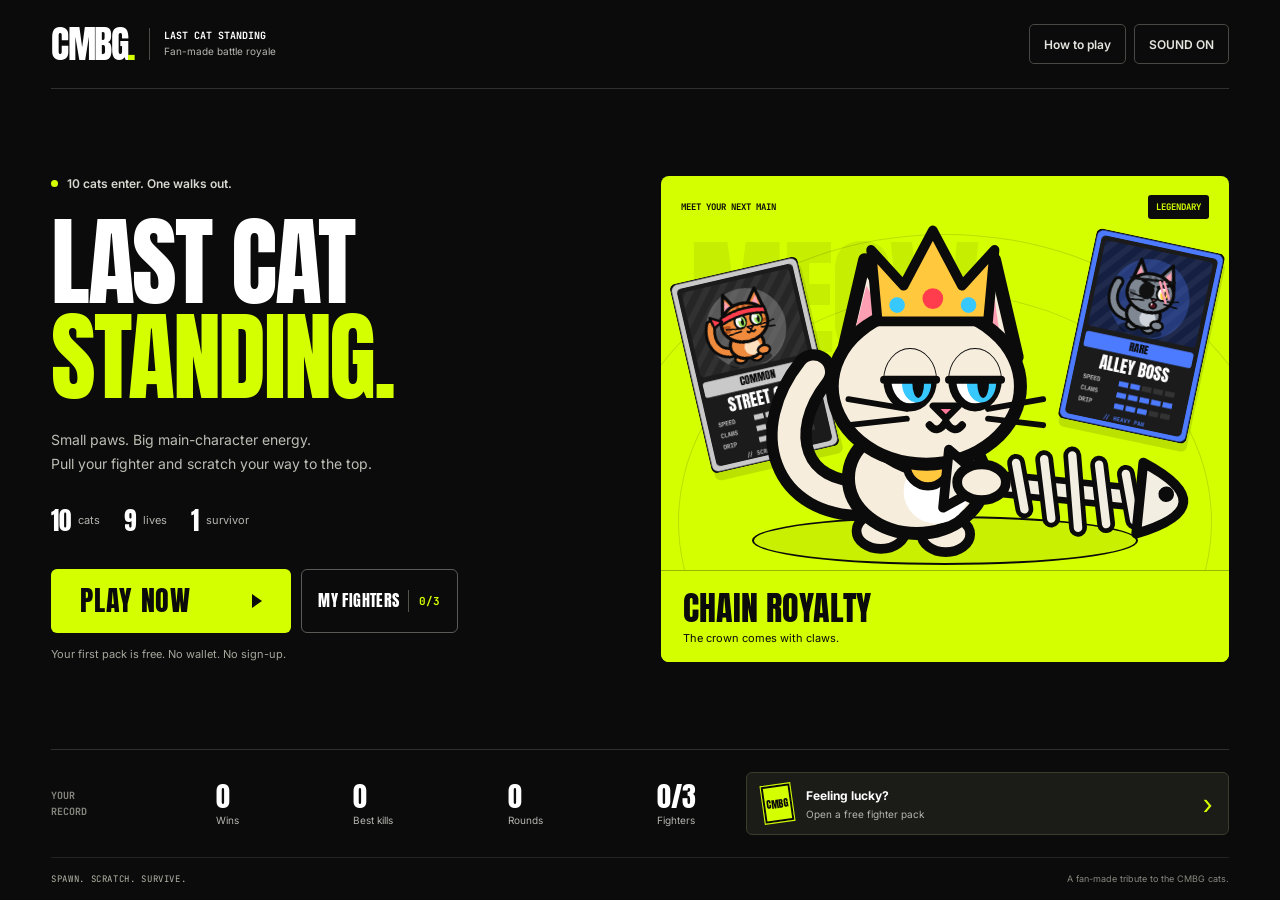
<file: index.html>
<!doctype html>
<html lang="en">
<head>
<meta charset="utf-8">
<meta name="viewport" content="width=device-width,initial-scale=1,viewport-fit=cover">
<title>Last Cat Standing</title>
<meta name="description" content="Fan-made browser battle royale for the CMBG cats. Open a pack, drop in, be the last cat standing.">
<meta property="og:title" content="CMBG: Last Cat Standing (fan-made)">
<meta property="og:description" content="10 cats. 9 lives. Fast rounds. Free in your browser, no wallet.">
<meta property="og:type" content="website">
<meta property="og:url" content="https://last-cat-standing.vercel.app/">
<meta property="og:image" content="https://last-cat-standing.vercel.app/og.png">
<meta property="og:image:width" content="1200">
<meta property="og:image:height" content="630">
<meta name="twitter:card" content="summary_large_image">
<meta name="twitter:title" content="CMBG: Last Cat Standing (fan-made)">
<meta name="twitter:description" content="Open a pack, drop in, be the last cat standing. Free in your browser.">
<meta name="twitter:image" content="https://last-cat-standing.vercel.app/og.png">
<meta name="theme-color" content="#0b0b0b">
<link rel="icon" href="data:image/svg+xml,%3Csvg xmlns='http://www.w3.org/2000/svg' viewBox='0 0 64 64'%3E%3Crect width='64' height='64' rx='14' fill='%230b0b0b'/%3E%3Cellipse cx='32' cy='40' rx='12' ry='10' fill='%23d4ff00'/%3E%3Ccircle cx='18' cy='26' r='5' fill='%23d4ff00'/%3E%3Ccircle cx='27' cy='18' r='5' fill='%23d4ff00'/%3E%3Ccircle cx='37' cy='18' r='5' fill='%23d4ff00'/%3E%3Ccircle cx='46' cy='26' r='5' fill='%23d4ff00'/%3E%3C/svg%3E">
<link rel="preconnect" href="https://fonts.googleapis.com">
<link rel="preconnect" href="https://fonts.gstatic.com" crossorigin>
<link href="https://fonts.googleapis.com/css2?family=Anton&family=Inter:wght@400;600&family=JetBrains+Mono:wght@500;700&display=swap" rel="stylesheet">
<link rel="stylesheet" href="design.css">
</head>
<body>
<canvas id="game" tabindex="-1" aria-label="Battle arena. Move with WASD or arrow keys. Attacks happen automatically."></canvas>

<section id="menu" class="screen">
 <div class="lobby">
  <header class="topbar">
   <a class="brand" href="#" aria-label="Last Cat Standing lobby"><b>CMBG<span class="brand-dot">.</span></b><span>LAST CAT STANDING<br><small>Fan-made battle royale</small></span></a>
   <div class="tb-btns"><button id="btnHow" class="chip">How to play</button><button id="btnSound" class="chip sound-chip">Sound on</button></div>
  </header>
  <main class="menu-main">
   <div class="menu-wrap">
    <div class="eyebrow"><span class="live-dot"></span>10 cats enter. One walks out.</div>
    <h1>LAST CAT<br><span>STANDING.</span></h1>
    <p class="lede">Small paws. Big main-character energy.<br>Pull your fighter and scratch your way to the top.</p>
    <div class="match-facts"><span><b>10</b> cats</span><span><b>9</b> lives</span><span><b>1</b> survivor</span></div>
    <div class="cta lobby-actions">
     <button id="btnPlay" class="btn lime big">PLAY NOW<span class="play-mark" aria-hidden="true"></span></button>
     <button id="btnCards" class="btn outline-w">MY FIGHTERS <span id="cardsBadge" class="badge-ink">0/3</span></button>
    </div>
    <p id="playHint" class="play-hint">Your first pack is free. No wallet. No sign-up.</p>
   </div>
   <figure class="hero" aria-label="Featured fighter">
    <div class="hero-top"><span id="heroLabel">MEET YOUR NEXT MAIN</span><span id="heroRarity" class="rarity-label">LEGENDARY</span></div>
    <div class="hero-orbit orbit-one"></div><div class="hero-orbit orbit-two"></div>
    <span class="hero-word" aria-hidden="true">MEOW.</span>
    <img id="menuCardA" class="mcard a" alt=""><img id="menuCardB" class="mcard b" alt="">
    <div class="ring"></div><canvas id="hero" aria-hidden="true"></canvas>
    <figcaption><span id="heroName">CHAIN ROYALTY</span><small id="heroPerk">The crown comes with claws.</small></figcaption>
   </figure>
  </main>
  <div class="lobby-bottom">
   <div class="record" aria-label="Your record"><span class="record-label">YOUR RECORD</span>
    <div><b id="recWins">0</b><small>Wins</small></div><div><b id="recBest">0</b><small>Best kills</small></div><div><b id="recGames">0</b><small>Rounds</small></div><div><b id="recCards">0/3</b><small>Fighters</small></div>
   </div>
   <button id="btnNewPack" class="pack-link"><span class="pack-mini" aria-hidden="true">CMBG</span><span><b>Feeling lucky?</b><small>Open a free fighter pack</small></span><span class="pack-chevron" aria-hidden="true">›</span></button>
  </div>
  <footer class="lobby-footer"><span>SPAWN. SCRATCH. SURVIVE.</span><span>A fan-made tribute to the CMBG cats.</span></footer>
 </div>
</section>


<section id="help" class="screen hidden">
 <div class="howto">
  <h3>MAKE EVERY LIFE COUNT.</h3>
  <div id="helpKeys"></div>
  <p class="control-note">Get close to scratch automatically. Keep moving when the zone closes.</p>
  <div class="help-loot"><b>Watch the floor.</b><p>Red candle warnings and shaking rugs mean danger. Grab catnip to heal; yarn bombs and laser pointers give you an edge.</p></div>
  <button id="btnHelpBack" class="btn lime">GOT IT</button>
 </div>
</section>

<section id="cards" class="screen hidden">
 <div class="cards-wrap">
  <div class="cards-head">
   <div><div class="kicker lime">THE LINEUP</div><h2>PICK YOUR TROUBLE.</h2><p id="cardsSub"></p></div>
   <div class="cta"><button id="btnCardsBack" class="btn outline-w">LOBBY</button><button id="btnCardsPack" class="btn lime">FREE PACK</button></div>
  </div>
  <div id="cardGrid" class="card-grid"></div>
  <div class="cards-foot"><span>ODDS PER PACK · COMMON 60% · RARE 30% · LEGENDARY 10%</span><span>CARDS ARE SAVED IN THIS BROWSER</span></div>
 </div>
</section>

<section id="pack" class="screen hidden"><header class="pack-header"><button id="btnPackBack" class="chip">Back to lobby</button><span>FREE PACK · ONE FIGHTER</span></header><div class="pack-layout"><div class="pack-intro"><div class="kicker lime">YOUR NEXT MAIN IS IN HERE.</div>
 <h2 id="packTitle" aria-live="polite">TAP THE PACK</h2><p id="packHint">Three taps. One fighter. All yours.</p><div class="pack-progress" aria-hidden="true"><i></i><i></i><i></i></div></div>
 <canvas id="stage" width="900" height="1170" role="button" tabindex="0" aria-label="Open your free fighter pack. Tap three times, or press Space three times.">Tap three times to reveal your fighter.</canvas>
 <div id="packInfo" class="hidden">
  <p id="fighterDesc"></p>
  <button id="btnDrop" class="btn lime big">LET’S DROP IN</button><small>Move close to enemies to scratch automatically.</small>
 </div></div>
</section>

<section id="pause" class="screen hidden">
 <div class="pause-wrap">
  <div class="pause-main">
   <span id="pauseInfo" class="kicker"></span>
   <h2>PAUSED.</h2>
   <button id="btnResume" class="btn ink big">RESUME</button>
   <div class="two"><button id="btnPauseSound" class="btn outline-ink">SOUND: ON</button><button id="btnRestart" class="btn outline-ink">RESTART</button></div>
   <button id="btnQuit" class="btn outline-ink">QUIT TO MENU</button>
  </div>
  <div class="howto">
   <h3>MAKE EVERY LIFE COUNT.</h3>
   <div id="pauseKeys"></div>
   <p class="control-note">Get close to scratch automatically. Keep moving when the zone closes.</p>
  </div>
 </div>
</section>

<section id="end" class="screen hidden">
 <div class="end-wrap">
  <div class="end-left">
   <span id="endKicker" class="kicker"></span>
   <h2 id="endTitle"></h2>
   <div id="endSub" class="tag-ink"></div>
   <div class="ring"></div>
   <img id="endCat" alt="">
  </div>
  <div class="end-right">
   <div class="end-head"><span id="endHead"></span><span id="endBest" class="best hidden">NEW BEST: KILLS</span></div>
   <div id="endStats" class="stats"></div>
   <div class="played"><img id="endCardImg" alt=""><div><small id="endCardLabel"></small><b id="endCardName"></b><p id="endCause"></p></div></div>
   <div class="end-btns">
    <button id="btnAgain" class="btn lime big">PLAY AGAIN</button>
    <button id="btnEndCards" class="btn outline-w">CHANGE FIGHTER</button>
    <button id="btnShare" class="btn outline-w">SHARE ON X</button>
    <button id="btnEndMenu" class="text-btn">Back to lobby</button>
   </div>
   <p class="note">Another round. Another shot at the crown.</p>
  </div>
 </div>
</section>

<button id="pauseBtn" class="gbtn hidden" aria-label="Pause"><i></i><i></i></button>
<button id="mute" class="gbtn" aria-label="Mute sound"><svg width="20" height="20" viewBox="0 0 24 24" fill="none" stroke="#d4ff00" stroke-width="2.4" stroke-linecap="round" stroke-linejoin="round" aria-hidden="true"><path d="M4 9h4l5-4v14l-5-4H4z"/><path d="M17 9a4 4 0 0 1 0 6"/></svg></button>
<script src="art.js"></script>
<script src="game.js"></script>
</body>
</html>
</file>
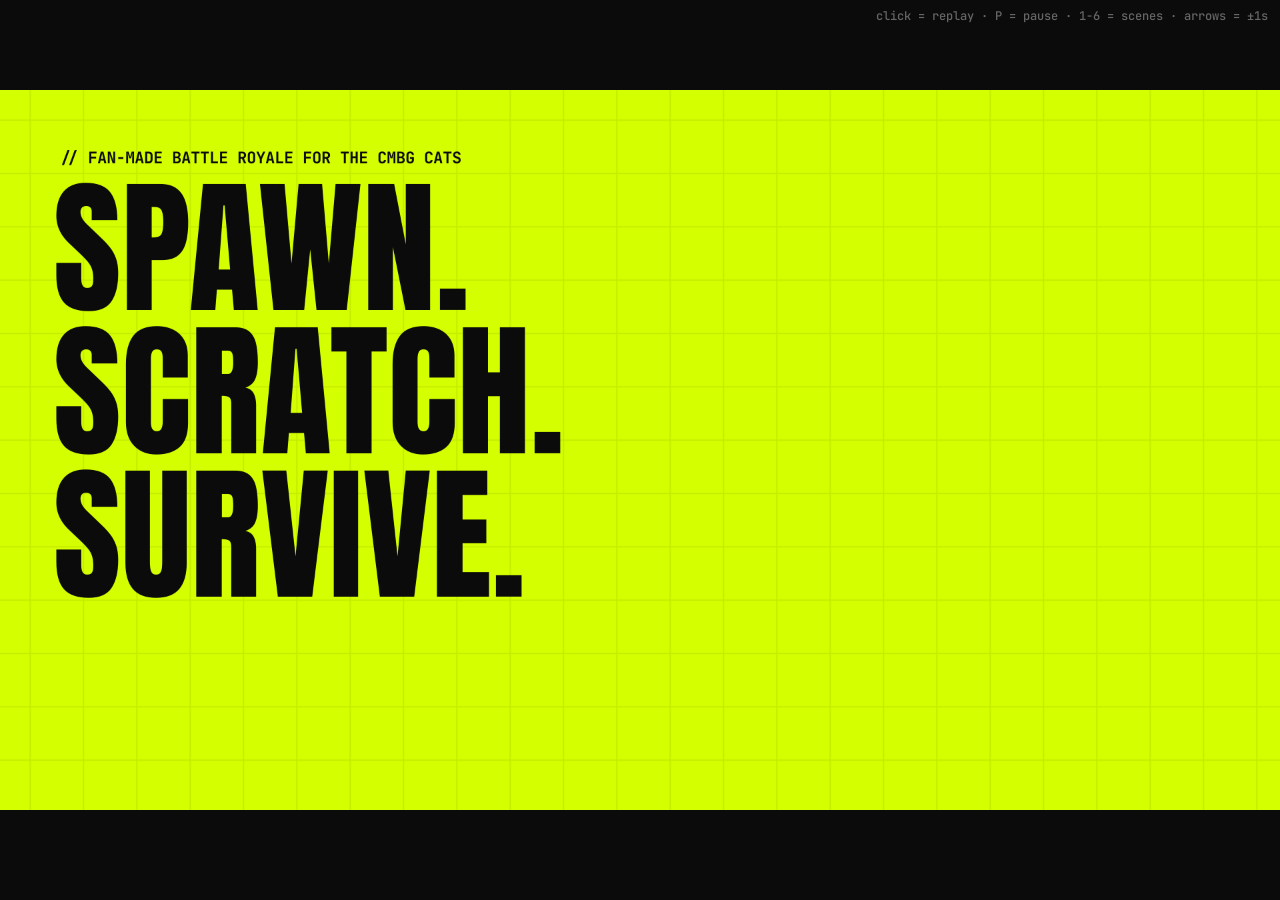
<file: concept.html>
<!doctype html>
<html lang="en">
<head>
<meta charset="utf-8">
<meta name="viewport" content="width=device-width,initial-scale=1">
<title>Last Cat Standing concept</title>
<link rel="preconnect" href="https://fonts.googleapis.com">
<link rel="preconnect" href="https://fonts.gstatic.com" crossorigin>
<link href="https://fonts.googleapis.com/css2?family=Anton&family=JetBrains+Mono:wght@500;700&display=swap" rel="stylesheet">
<style>
html,body{margin:0;height:100%;background:#0b0b0b;overflow:hidden}
canvas{position:absolute;inset:0;margin:auto;width:100vw;height:56.25vw;max-height:100vh;max-width:177.78vh;display:block}
#hint{position:fixed;top:8px;right:12px;font:500 12px 'JetBrains Mono',monospace;color:#666;transition:opacity .6s}
</style>
</head>
<body>
<canvas id="c" width="1920" height="1080"></canvas>
<div id="hint">click = replay · P = pause · 1-6 = scenes · arrows = ±1s</div>
<script>
const cv=document.getElementById('c'),X=cv.getContext('2d');
const W=1920,H=1080,TAU=Math.PI*2;
const LIME='#d4ff00',INK='#0b0b0b',INK2='#1b1b1b',INK3='#242424',MUTED='#c9c9c9',RED='#ff3d4d',GOLD='#ffc83d',PINK='#ff8fc0',BONE='#f3eee2';
const DF="'Anton',Impact,'Arial Narrow',sans-serif",MF="'JetBrains Mono',Consolas,monospace";
const SC=[0,3,7.5,10.5,20.5,24.5,28],TOTAL=28;
const clamp=(v,a,b)=>Math.max(a,Math.min(b,v)),lerp=(a,b,t)=>a+(b-a)*t;
const ss=t=>{t=clamp(t,0,1);return t*t*(3-2*t)};
const eOut=t=>1-Math.pow(1-clamp(t,0,1),3);
const eIn=t=>Math.pow(clamp(t,0,1),3);
const eBack=t=>{t=clamp(t,0,1);const c=1.9;return 1+(c+1)*Math.pow(t-1,3)+c*Math.pow(t-1,2)};
function rng(s){return()=>{s|=0;s=s+0x6D2B79F5|0;let t=Math.imul(s^s>>>15,1|s);t=t+Math.imul(t^t>>>7,61|t)^t;return((t^t>>>14)>>>0)/4294967296}}

const FURS={
 royal:{fur:'#f6eddc',fur2:'#e0cfae',belly:'#ffffff',pattern:'plain',eye:'#36c8ff',acc:['crown','chain']},
 street:{fur:'#f08a3c',fur2:'#b9541b',belly:'#ffe0bf',pattern:'tabby',eye:'#9be15d',acc:['bandana']},
 boss:{fur:'#7f8792',fur2:'#59606a',belly:'#cfd4da',pattern:'tabby',eye:'#ffd23d',acc:['patch','scar']},
 gray:{fur:'#aab1bb',fur2:'#858c96',belly:'#e9edf2',pattern:'tabby',eye:'#ffd23d'},
 tux:{fur:'#2e2e35',fur2:'#2e2e35',belly:'#ffffff',pattern:'tux',eye:'#9be15d'},
 ginger:{fur:'#e99a52',fur2:'#c06a26',belly:'#ffe9d2',pattern:'tabby',eye:'#9be15d'},
 calico:{fur:'#fbf7f0',fur2:'#ec8a3e',fur3:'#2e2e35',belly:'#ffffff',pattern:'calico',eye:'#ffd23d'},
 black:{fur:'#2a2a30',fur2:'#2a2a30',belly:'#3d3d46',pattern:'plain',eye:'#d4ff00'},
 siamese:{fur:'#efe2cc',fur2:'#5a4436',belly:'#fff8ee',pattern:'siamese',eye:'#3d9bff'},
 lilac:{fur:'#c3b3e3',fur2:'#9d89c9',belly:'#f1ecfb',pattern:'plain',eye:'#ffd23d'},
 brown:{fur:'#8d5d3a',fur2:'#5e3b22',belly:'#e8cdb3',pattern:'tabby',eye:'#9be15d'},
 smoke:{fur:'#66707c',fur2:'#4a535e',belly:'#939da8',pattern:'plain',eye:'#ff5a5a'},
 ghost:{fur:'#eef4ff',fur2:'#cfd9ec',belly:'#ffffff',pattern:'plain',eye:'#ffffff'}
};

function foot(x,y,c){X.beginPath();X.ellipse(x,y,7.5,5.5,0,0,TAU);X.fillStyle=c;X.fill();X.lineWidth=3;X.strokeStyle=INK;X.stroke()}

function drawCat(x,y,s,o){
 const f=FURS[o.skin]||FURS.gray,acc=o.acc||f.acc||[],T=o.time||0,mv=!!o.moving,ph=o.walk||0;
 const bob=mv?-Math.abs(Math.sin(ph))*4:Math.sin(T*2.4)*1.3;
 X.save();X.translate(x,y);X.scale(s,s);
 if(o.ring){X.strokeStyle=o.ring;X.lineWidth=3.5;X.beginPath();X.ellipse(0,31,35,11,0,0,TAU);X.stroke()}
 if(!o.noShadow){X.fillStyle='rgba(0,0,0,.45)';X.beginPath();X.ellipse(0,31,27,8,0,0,TAU);X.fill()}
 X.scale(o.face||1,1);
 if(o.hurt)X.filter='brightness(2.4)';
 X.lineJoin='round';X.lineCap='round';
 const tw=Math.sin(T*5)*.5;
 X.beginPath();X.moveTo(-15,17);X.bezierCurveTo(-40,18,-46,-4,-35+tw*7,-22);
 X.strokeStyle=INK;X.lineWidth=14;X.stroke();X.strokeStyle=f.pattern==='siamese'?f.fur2:f.fur;X.lineWidth=7;X.stroke();
 const k=mv?Math.sin(ph)*5:0;
 foot(-11+k,27,f.fur);foot(9-k,28,f.fur);
 X.beginPath();X.ellipse(0,11+bob*.4,21,17,0,0,TAU);X.fillStyle=f.fur;X.fill();X.lineWidth=4;X.strokeStyle=INK;X.stroke();
 X.beginPath();X.ellipse(6,15+bob*.4,10,10,0,0,TAU);X.fillStyle=f.belly;X.fill();
 if(acc.includes('chain'))chain(bob*.4);
 X.save();X.translate(3,-17+bob);X.rotate(o.tilt||0);head(f,o,acc);X.restore();
 weapon(o,f);
 X.filter='none';
 X.restore();
}

function chain(b){
 X.beginPath();X.moveTo(-14,-2+b);X.quadraticCurveTo(3,16+b,20,-2+b);X.lineWidth=7;X.strokeStyle=INK;X.stroke();
 X.lineWidth=4;X.strokeStyle=GOLD;X.setLineDash([4,3]);X.stroke();X.setLineDash([]);
 X.beginPath();X.arc(3.5,7+b,6.5,0,TAU);X.fillStyle=GOLD;X.fill();X.lineWidth=2.5;X.strokeStyle=INK;X.stroke();
}

function head(f,o,acc){
 const earC=f.pattern==='siamese'?f.fur2:f.fur;
 for(const sx of[-1,1]){
  X.beginPath();X.moveTo(sx*6-1,-18);X.lineTo(sx*20+1,-39);X.lineTo(sx*27+1,-9);X.closePath();
  X.fillStyle=earC;X.fill();X.lineWidth=4;X.strokeStyle=INK;X.stroke();
  X.beginPath();X.moveTo(sx*10,-17);X.lineTo(sx*19.5+1,-31);X.lineTo(sx*23,-13);X.closePath();X.fillStyle='#ff9fb4';X.fill();
 }
 X.beginPath();X.ellipse(0,0,29,24,0,0,TAU);X.fillStyle=f.fur;X.fill();
 X.save();X.beginPath();X.ellipse(0,0,29,24,0,0,TAU);X.clip();
 if(f.pattern==='tabby'){X.strokeStyle=f.fur2;X.lineWidth=4;X.beginPath();for(const i of[-1,0,1]){X.moveTo(i*8+3,-25);X.lineTo(i*7+3,-15)}X.moveTo(-30,1);X.lineTo(-20,2);X.moveTo(-30,8);X.lineTo(-21,7);X.moveTo(30,1);X.lineTo(23,2);X.stroke()}
 if(f.pattern==='tux'){X.fillStyle='#fff';X.beginPath();X.ellipse(7,12,15,11,0,0,TAU);X.fill();X.beginPath();X.moveTo(7,-6);X.lineTo(1,8);X.lineTo(13,8);X.fill()}
 if(f.pattern==='calico'){X.fillStyle=f.fur2;X.beginPath();X.ellipse(-16,-12,16,13,0,0,TAU);X.fill();X.fillStyle=f.fur3;X.beginPath();X.ellipse(20,-16,13,11,.3,0,TAU);X.fill()}
 if(f.pattern==='siamese'){X.fillStyle=f.fur2;X.beginPath();X.ellipse(6,9,16,13,0,0,TAU);X.fill()}
 X.restore();
 X.beginPath();X.ellipse(0,0,29,24,0,0,TAU);X.lineWidth=4;X.strokeStyle=INK;X.stroke();
 face(f,o);
 if(acc.includes('patch')){X.fillStyle='#111';X.beginPath();X.ellipse(-5,-2,9.5,10.5,0,0,TAU);X.fill();X.strokeStyle='#111';X.lineWidth=3;X.beginPath();X.moveTo(-27,-14);X.lineTo(27,-19);X.stroke()}
 if(acc.includes('scar')){X.strokeStyle='#ff9fb4';X.lineWidth=3;X.beginPath();X.moveTo(9,-16);X.lineTo(21,8);X.moveTo(14,-17);X.lineTo(24,2);X.stroke()}
 if(acc.includes('shades')){X.fillStyle=INK;X.beginPath();X.roundRect(-14,-9,17,12,4);X.roundRect(7,-9,17,12,4);X.fill();X.strokeStyle=INK;X.lineWidth=3;X.beginPath();X.moveTo(3,-5);X.lineTo(7,-5);X.moveTo(-14,-6);X.lineTo(-28,-9);X.stroke();X.fillStyle='rgba(255,255,255,.55)';X.fillRect(-11,-7,5,3);X.fillRect(10,-7,5,3)}
 if(acc.includes('monocle')){X.strokeStyle=GOLD;X.lineWidth=3;X.beginPath();X.arc(15,-2,10,0,TAU);X.stroke();X.lineWidth=2;X.beginPath();X.moveTo(15,8);X.quadraticCurveTo(18,22,8,30);X.stroke()}
 if(acc.includes('bandana')){X.beginPath();X.moveTo(-28,-11);X.quadraticCurveTo(0,-22,28,-14);X.lineTo(29,-6);X.quadraticCurveTo(0,-14,-28,-3);X.closePath();X.fillStyle=RED;X.fill();X.lineWidth=3;X.strokeStyle=INK;X.stroke();X.beginPath();X.moveTo(-27,-7);X.lineTo(-41,-15);X.lineTo(-38,-1);X.closePath();X.fill();X.stroke()}
 if(acc.includes('crown')){
  X.beginPath();X.moveTo(-15,-20);X.lineTo(-17,-42);X.lineTo(-7,-31);X.lineTo(2,-48);X.lineTo(11,-31);X.lineTo(21,-42);X.lineTo(19,-20);X.closePath();
  X.fillStyle=GOLD;X.fill();X.lineWidth=3;X.strokeStyle=INK;X.stroke();
  X.fillStyle=RED;X.beginPath();X.arc(2,-27,3.2,0,TAU);X.fill();
  X.fillStyle='#36c8ff';X.beginPath();X.arc(-9,-25,2.4,0,TAU);X.fill();X.beginPath();X.arc(13,-25,2.4,0,TAU);X.fill();
 }
}

function face(f,o){
 const m=o.mood||'normal';
 for(const ex of[-5,15]){
  if(m==='dead'){X.strokeStyle=INK;X.lineWidth=3.5;X.beginPath();X.moveTo(ex-5,-7);X.lineTo(ex+5,3);X.moveTo(ex+5,-7);X.lineTo(ex-5,3);X.stroke();continue}
  X.beginPath();X.ellipse(ex,-2,7,8.5,0,0,TAU);X.fillStyle='#fff';X.fill();X.lineWidth=2.5;X.strokeStyle=INK;X.stroke();
  const big=m==='feral';
  X.beginPath();X.ellipse(ex+2,-1,big?5.5:4.5,big?7:6,0,0,TAU);X.fillStyle=f.eye;X.fill();
  X.beginPath();X.ellipse(ex+2.5,-1,big?4.6:1.8,big?6:4.6,0,0,TAU);X.fillStyle=INK;X.fill();
  X.beginPath();X.arc(ex+.3,-4.5,1.9,0,TAU);X.fillStyle='#fff';X.fill();
  if(m==='smug'){X.beginPath();X.ellipse(ex,-2,8,9.5,0,Math.PI,TAU);X.fillStyle=f.pattern==='siamese'?f.fur2:f.fur;X.fill();X.beginPath();X.moveTo(ex-8,-2);X.lineTo(ex+8,-2);X.lineWidth=2.5;X.strokeStyle=INK;X.stroke()}
  if(m==='angry'){const l=ex<5;X.beginPath();X.moveTo(ex-7,l?-14:-9);X.lineTo(ex+7,l?-9:-14);X.lineWidth=4;X.strokeStyle=INK;X.stroke()}
 }
 X.beginPath();X.moveTo(2,6);X.lineTo(10,6);X.lineTo(6,10);X.closePath();X.fillStyle='#ff7a9a';X.fill();X.lineWidth=2;X.strokeStyle=INK;X.stroke();
 if(m==='angry'||m==='feral'){X.beginPath();X.ellipse(6,14.5,4.5,3.5,0,0,TAU);X.fillStyle='#5a1020';X.fill();X.stroke();X.fillStyle='#fff';X.beginPath();X.moveTo(3,12);X.lineTo(5.5,12);X.lineTo(4.2,15.5);X.fill()}
 else{X.beginPath();X.moveTo(1,12);X.quadraticCurveTo(3.5,15,6,11);X.quadraticCurveTo(8.5,15,11,12);X.lineWidth=2.4;X.strokeStyle=INK;X.stroke()}
 X.lineWidth=1.8;X.strokeStyle=INK;X.beginPath();X.moveTo(19,7);X.lineTo(36,4);X.moveTo(19,10);X.lineTo(36,12);X.moveTo(-6,7);X.lineTo(-24,4);X.moveTo(-6,10);X.lineTo(-24,12);X.stroke();
}

function weapon(o,f){
 if(o.weapon==='fish'){
  let a=o.wAngle!=null?o.wAngle:-.55;
  if(o.swing!=null){
   a=lerp(-2.1,.9,eOut(o.swing));
   X.save();X.globalAlpha=(1-o.swing)*.9;X.strokeStyle=LIME;X.lineWidth=9;X.beginPath();X.arc(20,12,64,-2.1,a);X.stroke();X.restore();
  }
  X.save();X.translate(20,12);X.rotate(a);
  X.beginPath();X.moveTo(2,0);X.lineTo(-11,-9);X.lineTo(-11,9);X.closePath();X.fillStyle=BONE;X.fill();X.lineWidth=3;X.strokeStyle=INK;X.stroke();
  X.beginPath();X.moveTo(0,0);X.lineTo(52,0);X.lineWidth=8;X.strokeStyle=INK;X.stroke();X.lineWidth=4;X.strokeStyle=BONE;X.stroke();
  for(let i=0;i<5;i++){const x=12+i*8.5,h=11-Math.abs(i-2)*2;X.beginPath();X.moveTo(x-2,-h);X.lineTo(x+2,h);X.lineWidth=5.5;X.strokeStyle=INK;X.stroke();X.lineWidth=2.6;X.strokeStyle=BONE;X.stroke()}
  X.beginPath();X.moveTo(49,-11);X.quadraticCurveTo(76,0,49,11);X.closePath();X.fillStyle=BONE;X.fill();X.lineWidth=3;X.strokeStyle=INK;X.stroke();
  X.beginPath();X.arc(57,-2,2.4,0,TAU);X.fillStyle=INK;X.fill();
  X.restore();
  foot(20,12,f.fur);
 }else if(o.swing!=null){
  X.save();X.globalAlpha=1-o.swing;X.strokeStyle='#fff';X.lineWidth=4;
  for(let k=0;k<3;k++){X.beginPath();X.arc(16,6,34+k*8,-1.3+o.swing*.6,-.1+o.swing*.9);X.stroke()}
  X.restore();
  foot(24,2-6*Math.sin(o.swing*Math.PI),f.fur);
 }else foot(19,22,f.fur);
}

function paw(x,y,r,fill,stroke){
 X.beginPath();X.ellipse(x,y+r*.25,r*.52,r*.42,0,0,TAU);
 for(const [a,b] of[[-.58,-.3],[-.2,-.62],[.2,-.62],[.58,-.3]]){X.moveTo(x+a*r+r*.2,y+b*r);X.arc(x+a*r,y+b*r,r*.2,0,TAU)}
 if(fill){X.fillStyle=fill;X.fill()}
 if(stroke){X.lineWidth=2.5;X.strokeStyle=stroke;X.stroke()}
}

function star(x,y,r,c){X.beginPath();X.moveTo(x,y-r);X.quadraticCurveTo(x,y,x+r,y);X.quadraticCurveTo(x,y,x,y+r);X.quadraticCurveTo(x,y,x-r,y);X.quadraticCurveTo(x,y,x,y-r);X.fillStyle=c;X.fill()}

function slam(s,u,t0,dur,x,y,size,fill,align){
 const v=u-t0;if(v<0||v>dur)return;
 const a=v<dur-.15?1:(dur-v)/.15,k=1+.45*(1-eOut(v/.16));
 X.save();X.globalAlpha=a;X.translate(x,y);X.scale(k,k);
 X.font=`${size}px ${DF}`;X.textAlign=align||'center';X.textBaseline='middle';X.lineJoin='round';
 X.fillStyle=INK;X.fillText(s,size*.06,size*.06);
 X.lineWidth=size*.09;X.strokeStyle=INK;X.strokeText(s,0,0);
 X.fillStyle=fill||LIME;X.fillText(s,0,0);
 X.restore();
}

function tag(x,y,s,c){
 X.font=`700 15px ${MF}`;const w=X.measureText(s).width+16;
 X.fillStyle='rgba(11,11,11,.78)';X.beginPath();X.roundRect(x-w/2,y-12,w,24,5);X.fill();
 X.fillStyle=c;X.textAlign='center';X.textBaseline='middle';X.fillText(s,x,y+1);
}

// ---------- effects state ----------
let NOW=0,prevT=0,PARTS=[],POPS=[],GHOSTS=[],SH={t0:-9,d:1,a:0};
function shake(d,a){SH={t0:NOW,d,a}}
function shakeOff(){const u=(NOW-SH.t0)/SH.d;if(u<0||u>1)return[0,0];const k=SH.a*(1-u);return[(Math.random()-.5)*2*k,(Math.random()-.5)*2*k]}
function pop(x,y,s,c,size){POPS.push({x,y,s,c,size,t0:NOW})}
function part(o){PARTS.push(Object.assign({age:0,g:0,life:.6,r:6,kind:'dot'},o))}
function poof(x,y,f){for(let i=0;i<28;i++){const a=Math.random()*TAU,v=150+Math.random()*320;part({x,y:y-10,vx:Math.cos(a)*v,vy:Math.sin(a)*v-120,g:500,life:.55+Math.random()*.4,r:5+Math.random()*7,c:[f.fur,f.fur2,'#fff'][i%3],kind:'tuft'})}ring(x,y,'#fff',120,.35,6)}
function dust(x,y,n){for(let i=0;i<n;i++){const a=i/n*TAU,v=140+Math.random()*120;part({x,y,vx:Math.cos(a)*v,vy:Math.sin(a)*v*.4,life:.45+Math.random()*.2,r:6+Math.random()*6,c:'rgba(200,200,200,.55)'})}}
function ring(x,y,c,R,life,w){part({x,y,vx:0,vy:0,life,R,w,c,kind:'ring'})}
function burst(x,y,c){for(let i=0;i<16;i++){const a=Math.random()*TAU,v=200+Math.random()*250;part({x,y,vx:Math.cos(a)*v,vy:Math.sin(a)*v,life:.5,r:9,c,kind:'star'})}}
function yarnBoom(x,y){shake(.25,14);ring(x,y,PINK,260,.5,12);ring(x,y,'#fff',160,.3,6);for(let i=0;i<22;i++){const a=Math.random()*TAU,v=200+Math.random()*380;part({x,y,vx:Math.cos(a)*v,vy:Math.sin(a)*v,g:200,life:.7,r:18,c:i%2?PINK:'#ff5fa0',kind:'strand',rot:Math.random()*6})}pop(x,y-120,'YARN BOMB!',PINK,56)}

function drawFX(){
 for(const p of PARTS){const k=p.age/p.life;X.globalAlpha=1-k;
  if(p.kind==='ring'){X.beginPath();X.arc(p.x,p.y,p.R*eOut(k),0,TAU);X.lineWidth=p.w*(1-k)+1;X.strokeStyle=p.c;X.stroke()}
  else if(p.kind==='star')star(p.x,p.y,p.r*(1-k*.5),p.c);
  else if(p.kind==='strand'){X.save();X.translate(p.x,p.y);X.rotate(p.rot+p.age*8);X.beginPath();X.moveTo(-p.r,0);X.bezierCurveTo(-p.r/2,-10,p.r/2,10,p.r,0);X.lineWidth=5;X.strokeStyle=p.c;X.stroke();X.restore()}
  else{X.beginPath();X.arc(p.x,p.y,p.r*(1-k*.6),0,TAU);X.fillStyle=p.c;X.fill()}}
 X.globalAlpha=1;
 for(const p of POPS){const k=(NOW-p.t0)/.95;if(k<0||k>1)continue;X.save();X.globalAlpha=k<.75?1:(1-k)/.25;X.translate(p.x,p.y-eOut(k)*60);const sc=1+.4*(1-eOut(k/.2));X.scale(sc,sc);
  X.font=`${p.size}px ${DF}`;X.textAlign='center';X.textBaseline='middle';X.lineJoin='round';X.lineWidth=p.size*.16;X.strokeStyle=INK;X.strokeText(p.s,0,0);X.fillStyle=p.c;X.fillText(p.s,0,0);X.restore()}
 for(const g of GHOSTS){const age=NOW-g.t0;if(age<0||age>1.6)continue;const yy=g.y-age*95,s=g.s*.9;X.save();X.globalAlpha=.6*(1-age/1.6);
  drawCat(g.x,yy,s,{skin:'ghost',mood:'dead',time:NOW,noShadow:true});
  X.strokeStyle=GOLD;X.lineWidth=5;X.beginPath();X.ellipse(g.x+3*s,yy-78*s,20*s,6*s,0,0,TAU);X.stroke();X.restore()}
}
function stepFX(dt){
 for(const p of PARTS){p.age+=dt;p.x+=p.vx*dt;p.y+=p.vy*dt;p.vy+=p.g*dt;p.vx*=.97}
 PARTS=PARTS.filter(p=>p.age<p.life);POPS=POPS.filter(p=>NOW-p.t0<1);GHOSTS=GHOSTS.filter(g=>NOW-g.t0<1.7);
}

// ---------- arena choreography ----------
const ZC=[1000,600];
const zoneR=ts=>lerp(820,300,ss(ts/10));
const LASER=[[5.2,760,640],[5.7,640,700],[6.2,820,760],[6.8,640,880],[7.4,430,940],[8.2,300,920],[9,230,890]];
const ENT=[
 {id:'P',name:'YOU',skin:'royal',player:true,keys:[[0,760,600],[.9,905,545],[1.6,920,560],[2.4,930,690],[3,915,700],[4.6,880,760],[6.1,920,830],[7,920,830],[8.6,960,815],[9.3,985,775]],swings:[.9,1.15,3.2,6.15,6.4,8.1,8.35,9.25,9.55],hurts:[7.5,7.8]},
 {id:'A',name:'PAPER PAWS',skin:'gray',keys:[[0,1010,500],[1.3,985,525]],swings:[1.05],hurts:[1,1.25],die:1.4,killer:1},
 {id:'B',name:'SER WHISKERS',skin:'tux',acc:['monocle'],keys:[[0,1380,330],[3,1300,300],[6,1220,330],[8,1120,520],[9.3,1060,720]],swings:[9.35,9.6],hurts:[9.35,9.65],die:9.9,killer:1},
 {id:'C',name:'JEET KITTY',skin:'ginger',keys:[[0,1470,480],[2.2,1555,470]],die:2.7,cause:'aped a FAKE CA'},
 {id:'D',name:'SIR FLOOFS',skin:'calico',keys:[[0,575,820],[3.8,585,830],[5,690,930]],hurts:[3.85],chase:{from:5.2,lag:.6,ox:-30,oy:30},die:9,cause:'chased the dot into the zone'},
 {id:'E',name:'EXIT LIQUIDITY',skin:'black',keys:[[0,660,875],[3.8,655,870]],hurts:[3.82],die:3.9,killer:1},
 {id:'F',name:'BAG HOLDER',skin:'siamese',keys:[[0,1320,830],[3.5,1255,785],[5,1250,780]],die:5,cause:'got liquidated by a red candle'},
 {id:'G',name:'MITTENS.ETH',skin:'lilac',keys:[[0,820,330],[4,860,450],[5.2,850,600]],chase:{from:5.2,lag:.25,ox:40,oy:-10},hurts:[6.25,6.5],die:6.6,killer:1},
 {id:'H',name:'RUG DOCTOR',skin:'brown',keys:[[0,450,520],[5.2,560,700]],chase:{from:5.2,lag:.45,ox:-20,oy:-35},die:8,cause:'got rugged by the zone'},
 {id:'I',name:'DEV (ANON)',skin:'smoke',acc:['shades'],keys:[[0,1640,830],[5,1480,800],[6.2,1350,900],[7.2,1035,815],[8.5,1030,815]],swings:[7.4,7.7],hurts:[8.2,8.45],die:8.6,killer:1}
];
const P=ENT[0];
const scl=e=>e.player?1.45:1.2;
const dropAt=(e,i)=>e.player?1.3:.25+(i-1)*.1;
function keyPos(k,ts){
 if(ts<=k[0][0])return[k[0][1],k[0][2]];
 for(let i=0;i<k.length-1;i++)if(ts<=k[i+1][0]){const u=ss((ts-k[i][0])/(k[i+1][0]-k[i][0]));return[lerp(k[i][1],k[i+1][1],u),lerp(k[i][2],k[i+1][2],u)]}
 const l=k[k.length-1];return[l[1],l[2]];
}
function entPos(e,ts){
 let p=keyPos(e.keys,ts);
 if(e.chase&&ts>e.chase.from){const d=keyPos(LASER,Math.max(e.chase.from,ts-e.chase.lag)),b=ss((ts-e.chase.from)/.45);p=[lerp(p[0],d[0]+e.chase.ox,b),lerp(p[1],d[1]+e.chase.oy,b)]}
 return p;
}
const alive=(e,ts)=>e.die==null||ts<e.die;
const FEED=ENT.filter(e=>e.die!=null).map(e=>e.killer?{t:SC[3]+e.die,a:'YOU',v:'scratched out',b:e.name}:{t:SC[3]+e.die,a:e.name,v:e.cause,b:''});

let EV=[];
function buildEvents(){
 EV=[];const F=SC[3],D=SC[2];
 ENT.forEach((e,i)=>{
  EV.push({t:D+dropAt(e,i)+.85,fn:()=>{const p=e.keys[0];dust(p[1],p[2]+36,e.player?26:12);if(e.player){ring(p[1],p[2]+36,LIME,200,.6,9);pop(p[1],p[2]-140,'LANDED ON FEET',LIME,42);shake(.25,10)}}});
  if(e.die!=null)EV.push({t:F+e.die,fn:()=>{const p=entPos(e,e.die);poof(p[0],p[1],FURS[e.skin]);GHOSTS.push({x:p[0],y:p[1],s:scl(e),t0:NOW});pop(p[0],p[1]-115,e.killer?'SCRATCHED OUT':'REKT',e.killer?'#fff':RED,34)}});
 });
 EV.push({t:F+2.3,fn:()=>{pop(1595,370,'BITE!',RED,56);shake(.15,6)}});
 EV.push({t:F+2.4,fn:()=>{pop(930,600,'+ YARN BOMB',LIME,40);burst(930,700,LIME)}});
 EV.push({t:F+3.8,fn:()=>yarnBoom(620,850)});
 EV.push({t:F+5,fn:()=>{shake(.45,22);dust(1250,800,30);ring(1250,790,RED,240,.5,10);pop(1250,560,'LIQUIDATED',RED,50)}});
 for(const h of P.hurts)EV.push({t:F+h,fn:()=>{const p=entPos(P,h);pop(p[0],p[1]-140,'-1 LIFE',RED,40);shake(.15,8)}});
 EV.sort((a,b)=>a.t-b.t);
}

function crate(x,y){
 X.fillStyle='rgba(0,0,0,.45)';X.beginPath();X.ellipse(x,y+44,46,12,0,0,TAU);X.fill();
 X.beginPath();X.roundRect(x-40,y-30,80,70,6);X.fillStyle='#2a2118';X.fill();X.lineWidth=5;X.strokeStyle=INK;X.stroke();
 X.beginPath();X.roundRect(x-40,y-46,80,40,6);X.fillStyle='#4a3a28';X.fill();X.stroke();
 X.strokeStyle='#33281c';X.lineWidth=3;X.beginPath();X.moveTo(x-30,y-26);X.lineTo(x+30,y-26);X.moveTo(x-34,y+4);X.lineTo(x+34,y+4);X.stroke();
 X.font=`700 14px ${MF}`;X.fillStyle=LIME;X.textAlign='center';X.textBaseline='middle';X.fillText('CMBG',x,y+20);
}
function candle(x,y,c,h,w){
 w=w||40;X.fillStyle='rgba(0,0,0,.45)';X.beginPath();X.ellipse(x,y+6,w*.9,10,0,0,TAU);X.fill();
 X.lineCap='round';X.lineWidth=5;X.strokeStyle=INK;X.beginPath();X.moveTo(x,y-h-34);X.lineTo(x,y+18);X.stroke();
 X.lineWidth=2.5;X.strokeStyle=c;X.beginPath();X.moveTo(x,y-h-32);X.lineTo(x,y+16);X.stroke();
 X.beginPath();X.roundRect(x-w/2,y-h,w,h,4);X.fillStyle=c;X.fill();X.lineWidth=5;X.strokeStyle=INK;X.stroke();
 X.fillStyle='rgba(255,255,255,.22)';X.fillRect(x-w/2+7,y-h+8,6,h-16);
}
function drawArenaBG(){
 X.fillStyle='#121212';X.fillRect(-80,-80,W+160,H+160);
 X.strokeStyle='rgba(212,255,0,.06)';X.lineWidth=2;X.beginPath();
 for(let x=0;x<=W;x+=80){X.moveTo(x,0);X.lineTo(x,H)}for(let y=0;y<=H;y+=80){X.moveTo(0,y);X.lineTo(W,y)}X.stroke();
 X.save();X.globalAlpha=.045;X.font=`340px ${DF}`;X.fillStyle=LIME;X.textAlign='center';X.textBaseline='middle';X.fillText('CMBG',ZC[0],ZC[1]);X.restore();
 X.strokeStyle=LIME;X.lineWidth=6;const m=26,L=70;
 for(const [cx,cy,dx,dy] of[[m,m,1,1],[W-m,m,-1,1],[m,H-m,1,-1],[W-m,H-m,-1,-1]]){X.beginPath();X.moveTo(cx+dx*L,cy);X.lineTo(cx,cy);X.lineTo(cx,cy+dy*L);X.stroke()}
 crate(300,330);crate(1730,330);crate(320,700);crate(1760,700);
 candle(1180,200,'#22c46b',110);candle(690,250,RED,80);candle(1560,560,'#22c46b',90);
}
function drawZone(r,t){
 X.save();X.beginPath();X.rect(-100,-100,W+200,H+200);X.arc(ZC[0],ZC[1],r,0,TAU);
 X.fillStyle='rgba(255,40,70,.17)';X.fill('evenodd');X.clip('evenodd');
 X.strokeStyle='rgba(255,61,77,.13)';X.lineWidth=14;X.beginPath();const o=(t*60)%60;
 for(let x=-H-60;x<W+60;x+=60){X.moveTo(x+o,-20);X.lineTo(x+o+H+40,H+20)}X.stroke();X.restore();
 X.save();X.setLineDash([26,14]);X.lineDashOffset=-t*50;X.lineWidth=6;X.strokeStyle=RED;X.beginPath();X.arc(ZC[0],ZC[1],r,0,TAU);X.stroke();X.restore();
 X.save();X.translate(ZC[0]+r*Math.cos(-.55),ZC[1]+r*Math.sin(-.55));X.rotate(-.55+Math.PI/2);
 X.font=`700 18px ${MF}`;X.fillStyle=RED;X.textAlign='center';X.textBaseline='alphabetic';X.fillText('LIQUIDATION ZONE',0,-14);X.restore();
}
function yarnBall(x,y,r,rot){
 X.save();X.translate(x,y);X.rotate(rot);X.beginPath();X.arc(0,0,r,0,TAU);X.fillStyle=PINK;X.fill();X.lineWidth=3;X.strokeStyle=INK;X.stroke();
 X.strokeStyle='#d9578f';X.lineWidth=2.5;for(const k of[-.5,0,.5]){X.beginPath();X.ellipse(0,0,r*.85,r*.35,k*2,0,TAU);X.stroke()}X.restore();
}
function lootBox(x,y,c,t){
 const pu=.5+.5*Math.sin(t*6);
 X.fillStyle=c;X.globalAlpha=.18+.15*pu;X.beginPath();X.ellipse(x,y+28,58,18,0,0,TAU);X.fill();X.globalAlpha=1;
 X.beginPath();X.roundRect(x-32,y-18,64,46,6);X.fillStyle=INK3;X.fill();X.lineWidth=4;X.strokeStyle=c;X.stroke();
}
function drawProps(ts,t){
 if(ts<2.4){lootBox(930,700,LIME,t);yarnBall(930,650+Math.sin(t*4)*6,16,t)}
 if(ts<2.3){lootBox(1595,470,GOLD,t);X.font=`700 20px ${MF}`;X.fillStyle=GOLD;X.textAlign='center';X.textBaseline='middle';X.fillText('CA',1595,476);
  X.font=`44px ${DF}`;X.fillStyle=GOLD;X.fillText('?',1595,410+Math.sin(t*4)*6)}
 else if(ts<2.85){const o=Math.abs(Math.sin((ts-2.3)*22))*26;
  X.save();X.translate(1580,450);X.fillStyle='#5a1020';X.beginPath();X.ellipse(0,0,46,10+o,0,0,TAU);X.fill();X.lineWidth=5;X.strokeStyle=INK;X.stroke();
  X.fillStyle='#fff';for(let i=-3;i<=3;i++){X.beginPath();X.moveTo(i*12-6,-o-8);X.lineTo(i*12+6,-o-8);X.lineTo(i*12,-o+8);X.fill();X.beginPath();X.moveTo(i*12-6,o+8);X.lineTo(i*12+6,o+8);X.lineTo(i*12,o-8);X.fill()}X.restore()}
 if(ts>4.2&&ts<5){const k=(ts-4.2)/.8;X.fillStyle=`rgba(0,0,0,${.2+.45*k})`;X.beginPath();X.ellipse(1250,800,30+50*k,10+14*k,0,0,TAU);X.fill();
  X.strokeStyle=RED;X.lineWidth=5;X.globalAlpha=.5+.5*Math.sin(ts*30);X.beginPath();X.ellipse(1250,800,95,30,0,0,TAU);X.stroke();X.globalAlpha=1}
}
function drawCandleFall(ts){
 if(ts<4.7||ts>6.1)return;
 const y=ts<5?lerp(-260,810,eIn((ts-4.7)/.3)):810;
 X.save();if(ts>5.7)X.globalAlpha=(6.1-ts)/.4;candle(1250,y,RED,230,74);X.restore();
}
function drawLaser(ts,t){
 if(ts<5.2||ts>9.1)return;
 for(let i=5;i>=0;i--){const d=keyPos(LASER,ts-i*.03);X.globalAlpha=i?.25*(1-i/6):1;X.beginPath();X.arc(d[0],d[1],i?6:8,0,TAU);X.fillStyle='#ff2a2a';X.fill()}
 const d=keyPos(LASER,ts);X.globalAlpha=.35+.25*Math.sin(t*20);X.beginPath();X.arc(d[0],d[1],18,0,TAU);X.fillStyle='#ff2a2a';X.fill();X.globalAlpha=1;
}
function drawYarnThrow(ts,t){
 if(ts<3.2||ts>3.8)return;const p=(ts-3.2)/.6,s=entPos(P,3.2);
 const x=lerp(s[0]+30,620,p),y=lerp(s[1]-30,850,p)-Math.sin(p*Math.PI)*220;
 X.fillStyle='rgba(0,0,0,.35)';X.beginPath();X.ellipse(lerp(s[0]+30,620,p),lerp(s[1]+30,880,p),18,6,0,0,TAU);X.fill();
 yarnBall(x,y,18,t*12);
}
function nearestFoe(e,ts){
 let best=null;const p=entPos(e,ts);
 for(const o of ENT){if(o===e||!alive(o,ts))continue;const q=entPos(o,ts),d=Math.hypot(q[0]-p[0],q[1]-p[1]);if(!best||d<best.d)best={d,q}}
 return best;
}
function drawEnt(e,ts,t){
 const p=entPos(e,ts),a=entPos(e,ts-.04),b=entPos(e,ts+.04),vx=(b[0]-a[0])/.08,vy=(b[1]-a[1])/.08,spd=Math.hypot(vx,vy);
 let face=e._face||1;if(Math.abs(vx)>25)face=Math.sign(vx);
 const n=nearestFoe(e,ts);if(n&&n.d<200&&spd<140)face=Math.sign(n.q[0]-p[0])||face;
 e._face=face;
 let swing=null;for(const s of e.swings||[]){const u=(ts-s)/.28;if(u>=0&&u<1){swing=u;break}}
 const hurt=(e.hurts||[]).some(h=>ts-h>=0&&ts-h<.12);
 const chasing=e.chase&&ts>e.chase.from;
 let mood='normal';if(swing!=null)mood='angry';if(chasing||(e.id==='F'&&ts>4.2))mood='feral';
 const s=scl(e);
 drawCat(p[0],p[1],s,{skin:e.skin,acc:e.acc,face,moving:spd>30,walk:t*15,time:t+e.keys[0][1]*.01,mood,weapon:e.player?'fish':'claw',swing,hurt,ring:e.player?LIME:'rgba(255,61,77,.75)'});
 tag(p[0]+3*s,p[1]-88*s,e.name,e.player?LIME:'#fff');
 if(chasing||(e.id==='F'&&ts>4.2)){X.font=`40px ${DF}`;X.textAlign='center';X.textBaseline='middle';X.lineWidth=6;X.strokeStyle=INK;const m=e.id==='F'?'?':'!';X.strokeText(m,p[0]+40*s,p[1]-60*s);X.fillStyle=RED;X.fillText(m,p[0]+40*s,p[1]-60*s)}
}
function drawEntDrop(e,i,rel,t){
 const p=e.keys[0],u=(rel-dropAt(e,i))/.85;if(u<0)return;
 const s=scl(e);
 if(u>=1){drawCat(p[1],p[2],s,{skin:e.skin,acc:e.acc,face:p[1]<ZC[0]?1:-1,time:t+p[1]*.01,weapon:e.player?'fish':'claw',ring:e.player?LIME:'rgba(255,61,77,.75)'});tag(p[1]+3*s,p[2]-88*s,e.name,e.player?LIME:'#fff');return}
 const k=eIn(u);
 X.fillStyle=`rgba(0,0,0,${.15+.35*k})`;X.beginPath();X.ellipse(p[1],p[2]+31*s,27*s*(.4+.6*k),8*s*(.4+.6*k),0,0,TAU);X.fill();
 X.save();X.globalAlpha=.35+.65*k;
 X.strokeStyle='rgba(255,255,255,.35)';X.lineWidth=3;for(const dx of[-30,0,30]){X.beginPath();X.moveTo(p[1]+dx,p[2]-420*(1-k)-160);X.lineTo(p[1]+dx,p[2]-420*(1-k)-60);X.stroke()}
 drawCat(p[1],p[2]-420*(1-k),s*(1+2.2*(1-k)),{skin:e.skin,acc:e.acc,face:1,time:t,mood:e.player?'angry':'feral',weapon:e.player?'fish':'claw',noShadow:true,tilt:Math.sin(t*9)*.15});
 X.restore();
}

function lower(ts,t0,t1,title,sub){
 if(ts<t0||ts>t1)return;const u=ts-t0,d=t1-ts,a=Math.min(1,u/.18,d/.18);
 X.font=`50px ${DF}`;const tw=X.measureText(title).width;X.font=`500 21px ${MF}`;const sw=X.measureText(sub).width;
 const w=Math.max(tw,sw)+80,x=W/2-w/2,y=H-176+(1-eOut(u/.25))*40;
 X.save();X.globalAlpha=a;X.fillStyle='rgba(11,11,11,.9)';X.beginPath();X.roundRect(x,y,w,124,8);X.fill();
 X.fillStyle=LIME;X.fillRect(x,y,10,124);
 X.font=`50px ${DF}`;X.fillStyle='#fff';X.textAlign='left';X.textBaseline='alphabetic';X.fillText(title,x+40,y+64);
 X.font=`500 21px ${MF}`;X.fillStyle=MUTED;X.fillText(sub,x+40,y+100);X.restore();
}
function drawHUD(t,ts,mode){
 const deaths=mode==='drop'?0:ENT.filter(e=>e.die!=null&&ts>=e.die).length,al=10-deaths;
 const lives=9-(mode==='drop'?0:P.hurts.filter(h=>ts>=h).length),hit=mode!=='drop'&&P.hurts.some(h=>ts-h>=0&&ts-h<.5);
 X.fillStyle='rgba(11,11,11,.82)';X.beginPath();X.roundRect(36,32,150,112,8);X.fill();X.beginPath();X.roundRect(200,32,9*46+40,112,8);X.fill();
 X.font=`700 17px ${MF}`;X.fillStyle=MUTED;X.textAlign='left';X.textBaseline='alphabetic';X.fillText('ALIVE',58,64);X.fillText('LIVES',222,64);
 X.font=`64px ${DF}`;X.fillStyle=LIME;X.fillText(String(al),58,130);
 for(let i=0;i<9;i++){const on=i<lives,x=242+i*46,y=104;
  if(on)paw(x,y,19,LIME,null);else paw(x,y,19,hit&&Math.sin(t*40)>0?RED:null,'#4a4a4a')}
 const secs=Math.ceil(clamp(30-(mode==='drop'?0:ts)*3,0,30));
 const zt=`ZONE CLOSING  0:${String(secs).padStart(2,'0')}`;X.font=`700 20px ${MF}`;const zw=X.measureText(zt).width+60;
 X.fillStyle='rgba(11,11,11,.82)';X.beginPath();X.roundRect(W/2-zw/2,36,zw,46,23);X.fill();
 X.fillStyle=RED;X.beginPath();X.arc(W/2-zw/2+26,59,7,0,TAU);X.fill();
 X.fillStyle='#fff';X.textAlign='left';X.textBaseline='middle';X.fillText(zt,W/2-zw/2+42,60);
 let y=40;for(const f of FEED.filter(f=>f.t<=t&&t-f.t<4.5).slice(-4)){const age=t-f.t,a=Math.min(1,age/.15)*(age>4?(4.5-age)/.5:1),sl=(1-eOut(age/.2))*50;
  X.font=`700 21px ${MF}`;const w1=X.measureText(f.a+' ').width,w3=X.measureText(f.b).width;X.font=`500 19px ${MF}`;const w2=X.measureText(f.v+(f.b?' ':'')).width;
  const w=w1+w2+w3+32,x=W-36-w+sl;X.globalAlpha=a;X.fillStyle='rgba(11,11,11,.82)';X.beginPath();X.roundRect(x,y,w,44,6);X.fill();
  X.textAlign='left';X.textBaseline='middle';X.font=`700 21px ${MF}`;X.fillStyle=f.a==='YOU'?LIME:'#fff';X.fillText(f.a,x+16,y+23);
  X.font=`500 19px ${MF}`;X.fillStyle=f.b?MUTED:'#ff8a96';X.fillText(f.v,x+16+w1,y+23);
  X.font=`700 21px ${MF}`;X.fillStyle='#fff';X.fillText(f.b,x+16+w1+w2,y+23);X.globalAlpha=1;y+=52}
 const v=mode==='drop'?[0,0]:(()=>{const a=entPos(P,ts-.05),b=entPos(P,ts+.05),dx=b[0]-a[0],dy=b[1]-a[1],m=Math.hypot(dx,dy);return m>1?[dx/m,dy/m]:[0,0]})();
 X.lineWidth=4;X.strokeStyle='rgba(255,255,255,.2)';X.beginPath();X.arc(190,900,92,0,TAU);X.stroke();
 X.fillStyle='rgba(212,255,0,.3)';X.beginPath();X.arc(190+v[0]*44,900+v[1]*44,42,0,TAU);X.fill();
 X.font=`700 15px ${MF}`;X.fillStyle='rgba(255,255,255,.45)';X.textAlign='center';X.fillText('MOVE',190,1012);
 const hasYarn=mode!=='drop'&&ts>=2.4&&ts<3.2;
 X.strokeStyle=LIME;X.lineWidth=5;X.beginPath();X.arc(1730,900,78,0,TAU);X.stroke();X.fillStyle='rgba(212,255,0,.12)';X.fill();
 if(hasYarn)yarnBall(1730,900,26,t*2);else{X.save();X.translate(1700,925);X.scale(1.1,1.1);weapon({weapon:'fish',wAngle:-.75},FURS.royal);X.restore()}
 X.font=`700 15px ${MF}`;X.fillStyle='rgba(255,255,255,.45)';X.fillText(hasYarn?'THROW':'SPECIAL',1730,1012);
}

function sceneArena(t,mode){
 const ts=t-SC[3],rel=t-SC[2];
 const o=shakeOff();X.save();
 let z=1,cx=W/2,cy=H/2;
 if(mode==='fight'){const p=entPos(P,ts),k=ss(ts/.7);z=lerp(1,1.32,k);cx=lerp(W/2,lerp(p[0],ZC[0],.35),k);cy=lerp(H/2,lerp(p[1],ZC[1],.3),k)}
 X.translate(W/2+o[0],H/2+o[1]);X.scale(z,z);X.translate(-cx,-cy);
 drawArenaBG();
 drawZone(mode==='drop'?820:zoneR(ts),t);
 drawProps(mode==='drop'?0:ts,t);
 if(mode==='drop'){
  if(rel>.2&&rel<2.2){const k=ss((rel-.2)/1.1),x=lerp(560,760,k),y=lerp(470,636,k);X.strokeStyle=LIME;X.lineWidth=4;X.beginPath();X.arc(x,y,40,0,TAU);X.moveTo(x-60,y);X.lineTo(x-24,y);X.moveTo(x+24,y);X.lineTo(x+60,y);X.moveTo(x,y-60);X.lineTo(x,y-24);X.moveTo(x,y+24);X.lineTo(x,y+60);X.stroke();
   X.font=`700 16px ${MF}`;X.fillStyle=LIME;X.textAlign='center';X.fillText('YOUR DROP',x,y+84)}
  const order=ENT.map((e,i)=>[e,i]).sort((a,b)=>a[0].keys[0][2]-b[0].keys[0][2]);
  for(const [e,i] of order)drawEntDrop(e,i,rel,t);
 }else{
  const list=ENT.filter(e=>alive(e,ts)).map(e=>[e,entPos(e,ts)[1]]).sort((a,b)=>a[1]-b[1]);
  for(const [e] of list)drawEnt(e,ts,t);
  drawCandleFall(ts);drawLaser(ts,t);drawYarnThrow(ts,t);
 }
 drawFX();
 X.restore();
 drawHUD(t,ts,mode);
 if(mode==='drop'){slam('DROP IN.',rel,.05,1.1,W/2,250,150);lower(rel,2.1,3,'LAND ON YOUR FEET','steer your drop. cats always land right.')}
 else{
  slam('SCRATCH.',ts,0,.95,W/2,250,150);slam('SURVIVE.',ts,6.9,.9,W/2,250,150,'#fff');
  lower(ts,1.6,3,'FAKE CA LOOT','looks like a weapon. it bites.');
  lower(ts,3.05,4.25,'YARN BOMB','area damage. very soft. very deadly.');
  lower(ts,4.3,5.3,'RED CANDLES','watch the shadow. move.');
  lower(ts,5.35,6.85,'LASER POINTER','bots drop everything and chase the dot.');
  lower(ts,7.85,9.5,'LIQUIDATION ZONE','stay inside or lose your lives.');
 }
}

// ---------- title / pack / win / end ----------
function sceneTitle(u){
 X.fillStyle=LIME;X.fillRect(0,0,W,H);
 X.strokeStyle='rgba(11,11,11,.07)';X.lineWidth=2;X.beginPath();const o=(u*40)%80;
 for(let x=-80;x<=W;x+=80){X.moveTo(x+o,0);X.lineTo(x+o,H)}for(let y=0;y<=H;y+=80){X.moveTo(0,y+o);X.lineTo(W,y+o)}X.stroke();
 X.font=`700 24px ${MF}`;X.fillStyle=INK;X.textAlign='left';X.textBaseline='alphabetic';X.fillText('// FAN-MADE BATTLE ROYALE FOR THE CMBG CATS',90,110);
 const words=[['SPAWN.',.1,330],['SCRATCH.',.45,545],['SURVIVE.',.8,760]];
 for(const [w,t0,y] of words){const v=u-t0;if(v<0)continue;const k=1+.35*(1-eOut(v/.16));X.save();X.translate(80,y);X.scale(k,k);X.font=`220px ${DF}`;X.fillStyle=INK;X.textBaseline='alphabetic';X.fillText(w,0,0);X.restore()}
 if(u>1.4){const k=eBack((u-1.4)/.55);drawCat(1480,lerp(1500,905,k),6.4,{skin:'royal',mood:'smug',weapon:'fish',time:u,wAngle:-1.15,noShadow:true});}
 if(u>1.85){const k=eOut((u-1.85)/.3);X.save();X.globalAlpha=k;X.translate(-40*(1-k),0);X.fillStyle=INK;X.beginPath();X.roundRect(80,850,700,150,8);X.fill();
  X.font=`80px ${DF}`;X.fillStyle=LIME;X.textAlign='left';X.fillText('LAST CAT STANDING',114,948);X.font=`500 20px ${MF}`;X.fillStyle=MUTED;X.fillText('concept trailer · v0.1',116,982);X.restore()}
}

const CARDS={
 common:{label:'COMMON',name:'STREET CAT',frame:'#c9c9c9',tint:'#262626',skin:'street',stats:[4,2,2],sig:'SCRAPPY CLAWS',odds:'60%'},
 rare:{label:'RARE',name:'ALLEY BOSS',frame:'#4d7bff',tint:'#141f42',skin:'boss',stats:[2,5,3],sig:'HEAVY PAW',odds:'30%'},
 legendary:{label:'LEGENDARY',name:'CHAIN ROYALTY',frame:GOLD,tint:'#3a2a06',skin:'royal',stats:[4,4,5],sig:'FISHBONE BLADE',odds:'10%'}
};
function dagger(x,y,r,s){
 X.save();X.translate(x,y);X.rotate(r);X.scale(s,s);
 X.beginPath();X.moveTo(0,-120);X.lineTo(15,-30);X.lineTo(0,-18);X.lineTo(-15,-30);X.closePath();X.fillStyle='#e3e9ff';X.fill();X.lineWidth=5;X.strokeStyle=INK;X.stroke();
 X.beginPath();X.moveTo(0,-110);X.lineTo(0,-32);X.lineWidth=2;X.strokeStyle='#9aa6d6';X.stroke();
 X.beginPath();X.roundRect(-30,-24,60,12,5);X.fillStyle=GOLD;X.fill();X.lineWidth=4;X.strokeStyle=INK;X.stroke();
 X.beginPath();X.roundRect(-7,-12,14,40,4);X.fillStyle='#5a3a22';X.fill();X.stroke();
 X.beginPath();X.arc(0,34,8,0,TAU);X.fillStyle=GOLD;X.fill();X.stroke();X.restore();
}
function teeth(x,y,w,c){X.beginPath();X.moveTo(x,y);for(let i=0;i<=w/24;i++){X.lineTo(x+i*24+12,y+12);X.lineTo(x+i*24+24,y)}X.lineTo(x+w,y);X.fillStyle=c;X.fill()}
function drawPack(cx,cy,w,h,rot,torn,alpha){
 X.save();X.globalAlpha=alpha;X.translate(cx,cy);X.rotate(rot);const x=-w/2,y=-h/2;
 X.beginPath();X.roundRect(x,y+34,w,h-34,22);X.fillStyle='#2648d0';X.fill();X.lineWidth=7;X.strokeStyle=INK;X.stroke();
 X.save();X.clip();X.fillStyle='rgba(255,255,255,.08)';X.beginPath();X.moveTo(x+60,y);X.lineTo(x+150,y);X.lineTo(x-20,y+h);X.lineTo(x-110,y+h);X.fill();X.restore();
 X.fillStyle='#1a34a6';X.fillRect(x+4,y+h-40,w-8,30);teeth(x+4,y+h-40,w-8,'#2648d0');
 if(!torn){X.beginPath();X.roundRect(x,y,w,48,[22,22,0,0]);X.fillStyle='#1a34a6';X.fill();X.lineWidth=7;X.strokeStyle=INK;X.stroke();teeth(x+4,y+40,w-8,'#2648d0')}
 X.font=`700 21px ${MF}`;X.fillStyle=LIME;X.textAlign='center';X.textBaseline='middle';X.fillText('CARD PACK · 1 FIGHTER',0,y+84);
 dagger(0,-20,-.62,1.05);dagger(0,-20,.62,1.05);
 X.save();X.rotate(-.08);X.font=`150px ${DF}`;X.lineJoin='round';X.lineWidth=16;X.strokeStyle=INK;X.strokeText('CMBG',0,h*.27);X.fillStyle=LIME;X.fillText('CMBG',0,h*.27);X.restore();
 X.font=`700 18px ${MF}`;X.fillStyle='#b9c6ff';X.fillText('COMMON · RARE · LEGENDARY',0,y+h-62);
 X.restore();
}
function drawCard(cx,cy,w,h,kind,flip,rot,t,alpha){
 const c=CARDS[kind],u=w/300;
 X.save();X.globalAlpha=alpha==null?1:alpha;X.translate(cx,cy);X.rotate(rot||0);X.scale(Math.max(.02,Math.abs(Math.cos((1-flip)*Math.PI))),1);
 const x=-w/2,y=-h/2;
 if(flip<.5){
  X.beginPath();X.roundRect(x,y,w,h,18*u);X.fillStyle=INK2;X.fill();X.lineWidth=7*u;X.strokeStyle=LIME;X.stroke();
  dagger(0,-10*u,-.62,.55*u);dagger(0,-10*u,.62,.55*u);
  X.font=`${74*u}px ${DF}`;X.fillStyle=LIME;X.textAlign='center';X.textBaseline='middle';X.fillText('CMBG',0,h*.3);
 }else{
  X.beginPath();X.roundRect(x,y,w,h,18*u);X.fillStyle=c.frame;X.fill();X.lineWidth=6*u;X.strokeStyle=INK;X.stroke();
  const ix=x+14*u,iy=y+14*u,iw=w-28*u,ih=h-28*u;
  X.beginPath();X.roundRect(ix,iy,iw,ih,10*u);X.fillStyle=INK2;X.fill();
  const ph=ih*.48;
  X.save();X.beginPath();X.roundRect(ix+10*u,iy+10*u,iw-20*u,ph,8*u);X.fillStyle=c.tint;X.fill();X.clip();
  X.strokeStyle='rgba(255,255,255,.05)';X.lineWidth=14*u;for(let i=-4;i<14;i++){X.beginPath();X.moveTo(ix+i*40*u,iy);X.lineTo(ix+i*40*u-200*u,iy+ph+40*u);X.stroke()}
  X.globalAlpha*=.3;X.beginPath();X.arc(0,iy+10*u+ph*.56,92*u,0,TAU);X.fillStyle=c.frame;X.fill();X.globalAlpha/= .3;
  drawCat(-6*u,iy+10*u+ph*.64,1.85*u,{skin:c.skin,time:t,mood:kind==='legendary'?'smug':kind==='rare'?'angry':'normal',weapon:kind==='legendary'?'fish':null});
  X.restore();
  const by=iy+ph+22*u;
  X.beginPath();X.roundRect(ix+10*u,by,iw-20*u,36*u,6*u);X.fillStyle=c.frame;X.fill();
  X.font=`${24*u}px ${DF}`;X.fillStyle=INK;X.textAlign='center';X.textBaseline='middle';X.fillText(c.label,0,by+19*u);
  X.font=`${38*u}px ${DF}`;X.fillStyle='#fff';X.fillText(c.name,0,by+68*u);
  ['SPEED','CLAWS','DRIP'].forEach((l,i)=>{const yy=by+104*u+i*26*u;X.font=`700 ${14*u}px ${MF}`;X.fillStyle=MUTED;X.textAlign='left';X.fillText(l,ix+24*u,yy);
   for(let j=0;j<5;j++){X.fillStyle=j<c.stats[i]?c.frame:'#333';X.fillRect(ix+108*u+j*27*u,yy-6*u,22*u,12*u)}});
  X.font=`700 ${13*u}px ${MF}`;X.fillStyle=c.frame;X.textAlign='center';X.fillText('// '+c.sig,0,y+h-24*u);
 }
 X.restore();
}
function rays(cx,cy,u,c,a){X.save();X.translate(cx,cy);X.rotate(u*.25);X.fillStyle=c;X.globalAlpha=a;for(let i=0;i<16;i++){const b=i*TAU/16;X.beginPath();X.moveTo(0,0);X.arc(0,0,1500,b,b+TAU/34);X.fill()}X.restore()}
const SPK=(()=>{const r=rng(3);return Array.from({length:16},()=>[r()*2-1,r()*2-1,r()*6,8+r()*14])})();
function scenePack(u){
 X.fillStyle=INK;X.fillRect(0,0,W,H);
 rays(960,580,u,u>2.85?GOLD:LIME,u>1.6?.09:.035);
 slam('OPEN A PACK.',u,.05,2.75,960,115,110,LIME);slam('LEGENDARY PULL.',u,2.85,1.65,960,115,110,GOLD);
 if(u<2.6){let sh=0,rot=0;if(u>.5&&u<1.6){const k=(u-.5)/1.1;sh=Math.sin(u*70)*14*k;rot=Math.sin(u*55)*.05*k}
  const fall=u>1.75?eIn((u-1.75)/.8):0;drawPack(960+sh,610+fall*720,380,540,rot,u>=1.6,1-fall*.5);
  for(const tp of[.7,1.05,1.4]){const v=(u-tp)/.35;if(v>0&&v<1){X.globalAlpha=1-v;X.strokeStyle=LIME;X.lineWidth=6;X.beginPath();X.arc(960,610,60+140*v,0,TAU);X.stroke();X.globalAlpha=1}}}
 if(u>=1.6&&u<2.6){const p=(u-1.6);X.save();X.globalAlpha=clamp(1-p,0,1);X.translate(960+p*560,340-p*420);X.rotate(p*4);X.beginPath();X.roundRect(-190,-24,380,48,[22,22,0,0]);X.fillStyle='#1a34a6';X.fill();X.lineWidth=7;X.strokeStyle=INK;X.stroke();X.restore()}
 if(u>3.3){const p=eOut((u-3.3)/.5);
  drawCard(lerp(960,520,p),610,260,386,'common',1,-.07*p,u,p*.9);drawCard(lerp(960,1400,p),610,260,386,'rare',1,.07*p,u,p*.9);
  X.globalAlpha=p;X.font=`700 22px ${MF}`;X.textAlign='center';X.fillStyle=MUTED;X.fillText('COMMON · 60%',520,840);X.fillStyle='#7f9cff';X.fillText('RARE · 30%',1400,840);X.fillStyle=GOLD;X.fillText('LEGENDARY · 10%',960,850);X.globalAlpha=1}
 if(u>=1.75){const rise=eOut((u-1.75)/.6),flip=clamp((u-2.3)/.5,0,1),g=lerp(.72,1,eOut((u-2.3)/.5));
  drawCard(960,lerp(660,575,rise),330*g,490*g,'legendary',flip,0,u)}
 if(u>2.85)for(const [a,b,ph,r] of SPK){const k=Math.max(0,Math.sin(u*5+ph));star(960+a*260,575+b*300,r*k,GOLD)}
 if(u>=1.6&&u<1.8){X.fillStyle=`rgba(255,255,255,${(1.8-u)/.2*.85})`;X.fillRect(0,0,W,H)}
}
const CONF=(()=>{const r=rng(7);return Array.from({length:110},()=>[r(),r(),r(),r()*6])})();
function cursor(x,y){X.save();X.translate(x,y);X.beginPath();X.moveTo(0,0);X.lineTo(0,42);X.lineTo(11,32);X.lineTo(19,50);X.lineTo(27,46);X.lineTo(19,29);X.lineTo(33,29);X.closePath();X.fillStyle='#fff';X.fill();X.lineWidth=3;X.strokeStyle=INK;X.stroke();X.restore()}
function sceneWin(u){
 drawArenaBG();drawZone(zoneR(10),SC[4]);
 X.fillStyle='rgba(11,11,11,.8)';X.fillRect(0,0,W,H);
 rays(560,620,u,GOLD,.07);
 CONF.forEach(([a,b,c,r],i)=>{const x=a*W+Math.sin(u*2+i)*30,y=-40+((u*(260+b*260)+c*H)%(H+80));X.save();X.translate(x,y);X.rotate(r+u*4);X.fillStyle=[LIME,GOLD,'#fff',PINK][i%4];X.fillRect(-5,-9,10,18);X.restore()});
 const k=eBack(u/.5);drawCat(560,lerp(1400,700,k),4.2,{skin:'royal',mood:'smug',weapon:'fish',wAngle:.1,time:u});
 slam('WINNER WINNER',u,.2,4,1420,250,130,'#fff');slam('TUNA DINNER.',u,.45,4,1420,390,130,LIME);
 if(u>.8){const p=eOut((u-.8)/.3);X.save();X.globalAlpha=p;
  [['PLACE','#1 / 10',LIME],['KILLS','5','#fff'],['LIVES','7 / 9','#fff'],['PULL','LEGENDARY',GOLD]].forEach(([l,v,c],i)=>{const x=1000+i*215,y=480;
   X.fillStyle=INK2;X.beginPath();X.roundRect(x,y,200,112,8);X.fill();X.lineWidth=2;X.strokeStyle='#333';X.stroke();
   X.font=`700 16px ${MF}`;X.fillStyle=MUTED;X.textAlign='left';X.textBaseline='alphabetic';X.fillText(l,x+18,y+32);
   X.font=`${v.length>6?34:48}px ${DF}`;X.fillStyle=c;X.fillText(v,x+18,y+90)});X.restore()}
 if(u>1.2){const p=eOut((u-1.2)/.3),press=u>2.6&&u<2.75?.94:1;X.save();X.globalAlpha=p;
  X.save();X.translate(1180,670);X.scale(press,press);X.fillStyle=LIME;X.beginPath();X.roundRect(-180,-44,360,88,8);X.fill();X.font=`42px ${DF}`;X.fillStyle=INK;X.textAlign='center';X.textBaseline='middle';X.fillText('SHARE ON X',0,2);X.restore();
  X.lineWidth=4;X.strokeStyle=LIME;X.beginPath();X.roundRect(1390,626,300,88,8);X.stroke();X.font=`42px ${DF}`;X.fillStyle=LIME;X.textAlign='center';X.textBaseline='middle';X.fillText('PLAY AGAIN',1540,672);X.restore()}
 if(u>2.85){const p=eOut((u-2.85)/.3);X.save();X.globalAlpha=p;X.translate(0,(1-p)*30);
  X.fillStyle='#16181c';X.beginPath();X.roundRect(1000,760,820,200,14);X.fill();X.lineWidth=2;X.strokeStyle='#2f3336';X.stroke();
  X.fillStyle='#3a3f45';X.beginPath();X.arc(1046,806,24,0,TAU);X.fill();
  X.font=`700 22px system-ui,sans-serif`;X.fillStyle='#e7e9ea';X.textAlign='left';X.textBaseline='alphabetic';X.fillText('you',1084,800);X.font=`20px system-ui,sans-serif`;X.fillStyle='#71767b';X.fillText('@you · now',1130,800);
  X.font=`24px system-ui,sans-serif`;X.fillStyle='#e7e9ea';X.fillText('Pulled a LEGENDARY and won CMBG: Last Cat Standing.',1084,850);
  X.fillText('5 kills, 7/9 lives left. Gmeow or get scratched out',1084,884);X.fillStyle='#1d9bf0';X.fillText('@Cmbg_RH',1084,918);
  X.fillText('[game link]',1084+X.measureText('@Cmbg_RH  ').width,918);X.restore()}
 if(u>1.8&&u<3.2){const k=ss((u-1.8)/.75);cursor(lerp(1820,1200,k),lerp(1040,690,k))}
 if(u>2.6&&u<3){const v=(u-2.6)/.4;X.globalAlpha=1-v;X.strokeStyle=INK;X.lineWidth=5;X.beginPath();X.arc(1200,690,20+60*v,0,TAU);X.stroke();X.globalAlpha=1}
}
function sceneEnd(u){
 X.fillStyle=INK;X.fillRect(0,0,W,H);
 X.font=`700 22px ${MF}`;X.fillStyle=LIME;X.textAlign='left';X.textBaseline='alphabetic';X.fillText('// FAN-MADE · FREE · PLAY IN YOUR BROWSER',90,120);
 for(const [w,t0,y,c] of[['LAST CAT',.05,345,'#fff'],['STANDING.',.3,560,LIME]]){const v=u-t0;if(v<0)continue;const k=1+.35*(1-eOut(v/.16));X.save();X.translate(80,y);X.scale(k,k);X.font=`230px ${DF}`;X.fillStyle=c;X.fillText(w,0,0);X.restore()}
 if(u>.6){const p=eOut((u-.6)/.4);X.globalAlpha=p;X.font=`500 24px ${MF}`;X.fillStyle=MUTED;X.fillText('PHONE + DESKTOP  ·  NO WALLET  ·  FAST ROUNDS',90,640);
  X.font=`64px ${DF}`;X.fillStyle='#fff';X.fillText('GMEOW OR GET SCRATCHED OUT.',90,752);X.globalAlpha=1}
 if(u>.4){const p=eOut((u-.4)/.6);
  drawCard(1350,lerp(900,480,p),270,400,'common',1,-.2,u);drawCard(1690,lerp(900,480,p),270,400,'rare',1,.2,u);drawCard(1520,lerp(950,440,p),300,445,'legendary',1,0,u)}
 const sk=['street','tux','calico','boss','royal','siamese'];
 sk.forEach((s,i)=>{const x=((u*260+i*330)%(W+300))-150;drawCat(x,950,1.1,{skin:s,moving:true,walk:u*14+i,time:u+i,face:1,weapon:s==='royal'?'fish':null})});
 X.font=`500 17px ${MF}`;X.fillStyle='#777';X.textAlign='center';X.fillText('FAN-MADE CONCEPT · NOT AFFILIATED WITH CMBG · TAG @CMBG_RH',W/2,1052);
}
function wipes(t){
 for(const [b,c] of[[SC[1],INK],[SC[2],LIME],[SC[4],LIME],[SC[5],LIME]]){const p=(t-(b-.2))/.4;if(p<=0||p>=1)continue;
  const x0=p<.5?0:(p-.5)*2*W,x1=p<.5?p*2*W:W;X.fillStyle=c;X.fillRect(x0,0,x1-x0,H)}
}

function render(t){
 X.setTransform(1,0,0,1,0,0);X.globalAlpha=1;X.filter='none';
 if(t<SC[1])sceneTitle(t);
 else if(t<SC[2])scenePack(t-SC[1]);
 else if(t<SC[3])sceneArena(t,'drop');
 else if(t<SC[4])sceneArena(t,'fight');
 else if(t<SC[5])sceneWin(t-SC[4]);
 else sceneEnd(t-SC[5]);
 wipes(t);
}
function update(t,dt){
 NOW=t;
 for(const ev of EV)if(ev.t>prevT&&ev.t<=t)ev.fn();
 if(t>=SC[3]&&t<SC[4]){const ts=t-SC[3],r=zoneR(ts);
  for(const e of ENT){if(e.player||!alive(e,ts))continue;const p=entPos(e,ts);
   if(Math.hypot(p[0]-ZC[0],p[1]-ZC[1])>r){const k=Math.floor(ts/.45);if(k!==e._zt){e._zt=k;pop(p[0]+24,p[1]-95,'-1',RED,30)}}}}
 stepFX(dt);prevT=t;
}
function resetFX(t){PARTS=[];POPS=[];GHOSTS=[];SH={t0:-9,d:1,a:0};prevT=t;ENT.forEach(e=>{e._zt=null;e._face=null})}

let T=0,paused=false,last=0;
const q=new URLSearchParams(location.search);
function seek(t){T=clamp(t,0,TOTAL-.001);resetFX(T);NOW=T;render(T)}
window.__seek=seek;window.__pause=v=>{paused=v};
window.__step=dt=>{const n=T+dt;if(n>=TOTAL){T=0;resetFX(0)}else T=n;update(T,dt);render(T)};
function frame(ms){
 const s=ms/1000,dt=Math.min(.05,last?s-last:0);last=s;
 if(!paused){let n=T+dt;if(n>=TOTAL){n=0;resetFX(0)}T=n;update(T,dt)}
 render(T);requestAnimationFrame(frame);
}
function start(){
 buildEvents();window.__ready=true;
 if(q.has('t'))seek(parseFloat(q.get('t')));
 if(q.has('pause'))paused=true;
 requestAnimationFrame(frame);
 setTimeout(()=>{document.getElementById('hint').style.opacity=0},5000);
}
addEventListener('click',()=>seek(0));
addEventListener('keydown',e=>{
 if(e.key==='p'||e.key==='P')paused=!paused;
 else if(e.key>='1'&&e.key<='6')seek(SC[+e.key-1]+.01);
 else if(e.key==='ArrowRight')seek(T+1);else if(e.key==='ArrowLeft')seek(T-1);
});
Promise.race([Promise.all([document.fonts.load(`80px Anton`),document.fonts.load(`700 20px "JetBrains Mono"`)]),new Promise(r=>setTimeout(r,2500))]).then(start,start);
</script>
</body>
</html>
</file>
<file: design.css>
/* Last Cat Standing — arcade lobby. Existing palette and canvas artwork. */
:root {
  --lime:#d4ff00;
  --ink:#0b0b0b;
  --ink2:#1b1b1b;
  --line:#303030;
  --muted:#b5b5b1;
  --red:#ff3d4d;
  --gold:#ffc83d;
  --display:'Anton',Impact,'Arial Narrow',sans-serif;
  --mono:'JetBrains Mono',Consolas,monospace;
  --body:'Inter',system-ui,sans-serif;
  --safe-top:env(safe-area-inset-top,0px);
  --safe-bottom:env(safe-area-inset-bottom,0px)
}
* {
  box-sizing:border-box
}
html,body {
  margin:0;
  height:100%;
  background:var(--ink);
  color:#fff;
  overflow:hidden;
  font-family:var(--body);
  -webkit-tap-highlight-color:transparent
}
body {
  overscroll-behavior:none
}
button,a {
  touch-action:manipulation
}
button {
  font:inherit;
  cursor:pointer
}
button:focus-visible,a:focus-visible,#stage:focus-visible {
  outline:3px solid var(--gold);
  outline-offset:5px
}
button:disabled {
  cursor:default
}
button:active {
  transform:translateY(2px)
}
a {
  color:inherit
}
h1,h2,h3,p,figure {
  margin:0
}
.hidden {
  display:none!important
}
#game {
  position:fixed;
  inset:0;
  width:100%;
  height:100%;
  display:block;
  touch-action:none;
  outline:none
}
.screen {
  position:fixed;
  inset:0;
  z-index:5;
  overflow:auto;
  overscroll-behavior:contain;
  touch-action:pan-y
}
.btn {
  display:inline-flex;
  align-items:center;
  justify-content:center;
  gap:14px;
  font-family:var(--display);
  font-size:20px;
  min-height:52px;
  padding:12px 22px;
  border:1px solid transparent;
  border-radius:6px;
  letter-spacing:.025em;
  line-height:1.2;
  transition:background .16s,color .16s,transform .16s
}
.btn.big {
  min-height:64px;
  font-size:28px;
  padding:14px 28px
}
.btn.lime {
  background:var(--lime);
  color:var(--ink)
}
.btn.lime:hover {
  background:#e0ff47
}
.btn.ink {
  background:var(--ink);
  color:var(--lime)
}
.btn.ink:hover {
  background:#242424
}
.btn.outline-w {
  border-color:#5a5a56;
  color:#fff;
  background:transparent
}
.btn.outline-w:hover {
  border-color:var(--lime);
  background:#20211b
}
.btn.outline-l {
  border-color:var(--lime);
  color:var(--lime);
  background:transparent
}
.btn.outline-g {
  border-color:#77632b;
  color:var(--gold);
  background:transparent
}
.btn.outline-g:hover {
  background:#282315
}
.btn.outline-ink {
  border-color:#555b16;
  background:transparent;
  color:var(--ink)
}
.chip {
  min-height:40px;
  border:1px solid #484844;
  border-radius:5px;
  background:transparent;
  color:#e5e5df;
  padding:10px 14px;
  font-family:var(--body);
  font-size:12px;
  font-weight:600
}
.chip:hover {
  border-color:var(--lime);
  color:var(--lime)
}
.text-btn {
  min-height:44px;
  background:none;
  border:0;
  color:var(--muted);
  font-size:13px;
  padding:12px;
  text-decoration:underline;
  text-underline-offset:4px
}
.kicker {
  font:700 11px var(--mono);
  letter-spacing:.07em
}
.kicker.lime {
  color:var(--lime)
}
.cta {
  display:flex;
  align-items:center;
  gap:12px;
  flex-wrap:wrap
}
/* Lobby */
#menu {
  background:var(--ink)
}
.lobby {
  max-width:1480px;
  min-height:100%;
  margin:auto;
  padding:0 clamp(20px,4vw,64px);
  display:flex;
  flex-direction:column
}
.topbar {
  display:flex;
  align-items:center;
  justify-content:space-between;
  gap:20px;
  padding:24px 0;
  border-bottom:1px solid var(--line)
}
.brand {
  display:flex;
  align-items:center;
  gap:14px;
  text-decoration:none
}
.brand>b {
  font:400 38px/.9 var(--display);
  letter-spacing:-.04em
}
.brand-dot {
  color:var(--lime)
}
.brand>span {
  border-left:1px solid #4b4b46;
  padding-left:14px;
  font:700 10px/1.6 var(--mono)
}
.brand small {
  color:var(--muted);
  font:400 10px var(--body)
}
.tb-btns {
  display:flex;
  gap:8px
}
.menu-main {
  display:grid;
  grid-template-columns:1fr 1.04fr;
  gap:clamp(28px,5vw,80px);
  align-items:center;
  padding:36px 0;
  flex:1
}
.menu-wrap {
  position:relative;
  z-index:2;
  padding:12px 0
}
.eyebrow {
  display:flex;
  align-items:center;
  gap:9px;
  font-size:12px;
  font-weight:600;
  color:#d8d8d1;
  margin-bottom:24px
}
.live-dot {
  width:7px;
  height:7px;
  border-radius:50%;
  background:var(--lime);
  flex-shrink:0
}
h1 {
  font:400 clamp(64px,7.6vw,112px)/.98 var(--display);
  letter-spacing:-.025em
}
h1>span {
  color:var(--lime)
}
.lede {
  font-size:14px;
  line-height:1.75;
  color:#bdbdb5;
  margin-top:22px;
  max-width:420px
}
.match-facts {
  display:flex;
  gap:24px;
  margin:25px 0 30px;
  font-size:11px;
  color:var(--muted)
}
.match-facts span {
  display:flex;
  align-items:center;
  gap:7px
}
.match-facts b {
  font:400 25px var(--display);
  color:#fff
}
.lobby-actions {
  gap:10px
}
.lobby-actions>.big {
  flex:1;
  max-width:240px;
  justify-content:space-between
}
.lobby-actions>.outline-w {
  white-space:nowrap;
  gap:8px;
  font-size:16px;
  padding:18px 16px;
  min-height:64px
}
.play-mark {
  width:0;
  height:0;
  border-top:7px solid transparent;
  border-bottom:7px solid transparent;
  border-left:10px solid var(--ink);
  margin-left:20px
}
.badge-ink {
  font:700 11px var(--mono);
  color:var(--lime);
  padding:4px 0 4px 10px;
  border-left:1px solid #54544c
}
.play-hint {
  color:#a6a69c;
  font-size:11px;
  line-height:1.5;
  margin-top:13px
}
.hero {
  position:relative;
  isolation:isolate;
  min-width:0;
  width:100%;
  height:clamp(360px,38vw,520px);
  background:var(--lime);
  border-radius:8px;
  overflow:hidden;
  color:var(--ink)
}
.hero-top {
  position:absolute;
  top:19px;
  left:20px;
  right:20px;
  display:flex;
  align-items:center;
  justify-content:space-between;
  gap:10px;
  z-index:4;
  font:700 9px var(--mono)
}
.rarity-label {
  background:var(--ink);
  color:var(--lime);
  padding:6px 8px;
  border-radius:3px
}
.hero-orbit {
  position:absolute;
  width:120%;
  height:120%;
  border:1px solid rgba(11,11,11,.13);
  border-radius:50%;
  left:-10%;
  top:12%
}
.orbit-two {
  width:94%;
  height:94%;
  left:3%;
  top:24%
}
.hero-word {
  position:absolute;
  font:400 clamp(80px,10vw,150px)/1 var(--display);
  color:rgba(11,11,11,.07);
  left:5%;
  top:12%;
  letter-spacing:-.03em;
  white-space:nowrap
}
.hero canvas {
  position:absolute;
  inset:0;
  width:100%;
  height:100%;
  z-index:2;
  pointer-events:none
}
.hero .ring {
  position:absolute;
  width:68%;
  height:10%;
  left:16%;
  bottom:20%;
  border:2px solid var(--ink);
  background:rgba(11,11,11,.06);
  border-radius:50%
}
.mcard {
  position:absolute;
  width:23%;
  top:19%;
  border-radius:6px;
  box-shadow:2px 8px 0 rgba(11,11,11,.12);
  z-index:1
}
.mcard.a {
  left:5%;
  transform:rotate(-13deg)
}
.mcard.b {
  right:4%;
  top:13%;
  transform:rotate(12deg)
}
.hero figcaption {
  position:absolute;
  bottom:0;
  left:0;
  right:0;
  padding:17px 22px;
  border-top:1px solid rgba(11,11,11,.3);
  z-index:3;
  background:var(--lime)
}
.hero figcaption>span {
  display:block;
  font:400 clamp(24px,3vw,34px)/1.15 var(--display)
}
.hero figcaption>small {
  display:block;
  font-size:11px;
  margin-top:4px
}
.lobby-bottom {
  display:grid;
  grid-template-columns:1.4fr 1fr;
  gap:20px;
  border-top:1px solid var(--line);
  padding:22px 0
}
.record {
  display:flex;
  align-items:center;
  justify-content:space-between;
  gap:16px;
  padding-right:30px
}
.record-label {
  max-width:50px;
  font:700 10px/1.6 var(--mono);
  color:#85857e
}
.record>div {
  display:flex;
  flex-direction:column;
  gap:3px
}
.record b {
  font:400 28px/1.1 var(--display)
}
.record small {
  font-size:10px;
  color:var(--muted)
}
.pack-link {
  display:flex;
  align-items:center;
  gap:14px;
  padding:12px 16px;
  background:#1b1b17;
  border:1px solid #3a3c2c;
  border-radius:6px;
  color:#fff;
  text-align:left
}
.pack-link:hover {
  border-color:var(--lime)
}
.pack-link b {
  display:block;
  font-size:12px
}
.pack-link small {
  display:block;
  color:var(--muted);
  font-size:10px;
  margin-top:5px
}
.pack-mini {
  background:var(--lime);
  color:var(--ink);
  width:29px;
  height:37px;
  display:grid;
  place-items:center;
  transform:rotate(-8deg);
  border:2px solid var(--ink);
  outline:1px solid var(--lime);
  font:400 10px var(--display)
}
.pack-chevron {
  margin-left:auto;
  font-size:28px;
  color:var(--lime)
}
.lobby-footer {
  padding:15px 0;
  display:flex;
  justify-content:space-between;
  gap:12px;
  border-top:1px solid #232320;
  font-size:9px;
  color:#88887f
}
.lobby-footer>span:first-child {
  font-family:var(--mono);
  letter-spacing:.07em;
  color:#b6b6aa
}
/* Fighter collection */
#cards {
  background:var(--ink)
}
.cards-wrap {
  max-width:1300px;
  margin:auto;
  padding:40px clamp(20px,4vw,64px)
}
.cards-head {
  display:flex;
  justify-content:space-between;
  align-items:flex-end;
  gap:20px;
  flex-wrap:wrap;
  padding-bottom:28px;
  border-bottom:1px solid var(--line)
}
.cards-head h2 {
  font:400 clamp(36px,5vw,64px)/1.1 var(--display);
  margin:10px 0
}
.cards-head p {
  font-size:13px;
  line-height:1.6;
  color:var(--muted);
  max-width:560px
}
.card-grid {
  display:grid;
  grid-template-columns:repeat(3,minmax(0,1fr));
  gap:20px;
  margin-top:28px
}
.fcol {
  display:flex;
  flex-direction:column;
  gap:12px;
  min-width:0
}
.fcard {
  position:relative;
  display:flex;
  flex-direction:column;
  align-items:center;
  gap:18px;
  flex:1;
  padding:28px 20px 22px;
  border:1px solid #393933;
  background:#171715;
  border-radius:8px;
  cursor:pointer
}
.fcard.sel {
  border-color:var(--lime)
}
.fcard.locked {
  cursor:default
}
.badge {
  position:absolute;
  top:12px;
  left:12px;
  background:var(--lime);
  color:var(--ink);
  font:700 9px var(--mono);
  padding:5px 8px;
  border-radius:3px;
  z-index:2
}
.fimg {
  width:140px;
  position:relative
}
.fimg img {
  display:block;
  width:100%;
  border-radius:7px
}
.fcard.locked .fimg img {
  filter:grayscale(.6);
  opacity:.55
}
.fimg .q {
  position:absolute;
  right:-9px;
  bottom:6px;
  background:var(--ink);
  border:1px solid #696653;
  width:29px;
  height:29px;
  border-radius:50%;
  display:grid;
  place-items:center;
  color:var(--gold);
  font:400 18px var(--display)
}
.finfo {
  width:100%;
  text-align:center;
  display:flex;
  flex-direction:column;
  gap:8px
}
.finfo small {
  font:700 9px var(--mono);
  letter-spacing:.04em
}
.finfo b {
  font:400 29px var(--display)
}
.finfo p {
  font-size:12px;
  line-height:1.6;
  color:var(--muted)
}
.finfo .u {
  border-top:1px solid #33332c;
  padding-top:16px;
  margin-top:9px
}
.finfo em {
  font:400 20px var(--display)
}
.fcol>.btn {
  width:100%;
  font-size:18px
}
.cards-foot {
  display:flex;
  flex-wrap:wrap;
  justify-content:space-between;
  gap:12px;
  font:500 9px/1.6 var(--mono);
  color:var(--muted);
  margin-top:25px
}
/* Pack reveal */
#pack {
  background:var(--ink);
  display:flex;
  flex-direction:column;
  padding:0 24px
}
.pack-header {
  width:100%;
  max-width:1200px;
  margin:0 auto;
  display:flex;
  justify-content:space-between;
  align-items:center;
  gap:12px;
  padding:20px 0;
  border-bottom:1px solid var(--line)
}
.pack-header>span {
  font:500 10px var(--mono);
  color:var(--muted)
}
.pack-layout {
  width:100%;
  max-width:1100px;
  margin:auto;
  display:grid;
  grid-template-columns:1fr 1.1fr;
  align-items:center;
  column-gap:60px;
  padding:30px 0;
  flex:1
}
.pack-intro {
  grid-column:1;
  grid-row:1;
  align-self:end;
  padding-bottom:14px
}
#pack h2 {
  font:400 clamp(38px,5.4vw,72px)/1 var(--display);
  color:var(--lime);
  margin:16px 0
}
#packHint {
  color:var(--muted);
  font-size:13px;
  line-height:1.6
}
.pack-progress {
  display:flex;
  gap:7px;
  margin-top:20px
}
.pack-progress i {
  width:28px;
  height:4px;
  background:#393930;
  border-radius:2px;
  transition:background .15s
}
.pack-progress i.done {
  background:var(--lime)
}
#stage {
  grid-column:2;
  grid-row:1/3;
  display:block;
  width:min(100%,54vh);
  max-height:70vh;
  aspect-ratio:600/780;
  justify-self:center;
  cursor:pointer;
  touch-action:manipulation
}
#packInfo {
  grid-column:1;
  grid-row:2;
  align-self:start;
  display:flex;
  flex-direction:column;
  align-items:flex-start;
  gap:18px;
  min-height:150px;
  padding-top:10px
}
#packInfo p {
  font-size:13px;
  line-height:1.7;
  color:var(--muted);
  max-width:390px
}
#packInfo small {
  color:#8d8d81;
  font-size:10px;
  line-height:1.6
}
/* Help and pause */
#pause,#help {
  background:rgba(11,11,11,.94);
  display:flex;
  align-items:center;
  justify-content:center;
  padding:24px
}
.howto {
  width:min(100%,480px);
  padding:28px;
  background:#181815;
  border:1px solid #3b3b31;
  border-radius:8px;
  display:flex;
  flex-direction:column;
  gap:20px;
  margin:auto
}
.howto h3 {
  font:400 34px/1.1 var(--display)
}
.howto p {
  font-size:12px;
  line-height:1.7;
  color:var(--muted)
}
#pauseKeys,#helpKeys {
  display:flex;
  flex-direction:column;
  gap:15px
}
.keyrow {
  display:flex;
  align-items:center;
  gap:14px;
  font-size:12px;
  line-height:1.5
}
.keycap {
  flex-shrink:0;
  min-width:66px;
  min-height:34px;
  display:flex;
  align-items:center;
  justify-content:center;
  padding:6px 8px;
  border:1px solid #686f2f;
  border-bottom-width:3px;
  border-radius:4px;
  color:var(--lime);
  font:700 10px var(--mono)
}
.help-loot {
  padding-top:16px;
  border-top:1px solid var(--line)
}
.help-loot>b {
  font-size:12px
}
.help-loot p {
  margin-top:5px
}
.control-note {
  color:#deded4!important
}
.pause-wrap {
  display:grid;
  grid-template-columns:1fr 1.1fr;
  gap:24px;
  max-width:980px;
  width:100%;
  margin:auto
}
.pause-main {
  padding:30px;
  background:var(--lime);
  color:var(--ink);
  border-radius:8px;
  display:flex;
  flex-direction:column;
  justify-content:center;
  gap:14px
}
.pause-main h2 {
  font:400 76px/1 var(--display);
  margin:10px 0
}
.pause-main .kicker {
  font-size:10px
}
.two {
  display:grid;
  grid-template-columns:1fr 1fr;
  gap:10px
}
.two .btn {
  font-size:17px;
  padding:10px
}
/* Round result */
#end {
  background:var(--ink)
}
.end-wrap {
  display:grid;
  grid-template-columns:42% 58%;
  min-height:100%
}
.end-left {
  position:relative;
  isolation:isolate;
  background:var(--lime);
  color:var(--ink);
  padding:clamp(28px,5vw,64px);
  min-height:560px;
  overflow:hidden
}
.end-left .kicker {
  position:relative;
  z-index:2;
  font-size:10px
}
.end-left h2 {
  position:relative;
  z-index:2;
  font:400 clamp(60px,6.8vw,100px)/.96 var(--display);
  margin-top:20px
}
.tag-ink {
  position:relative;
  z-index:2;
  display:inline-flex;
  background:var(--ink);
  color:var(--lime);
  padding:9px 14px;
  border-radius:4px;
  margin-top:20px;
  font:400 28px var(--display)
}
#endCat {
  position:absolute;
  bottom:12px;
  left:50%;
  transform:translateX(-50%);
  width:min(88%,420px);
  z-index:1
}
.end-left .ring {
  position:absolute;
  bottom:20px;
  left:12%;
  width:76%;
  height:8%;
  border:2px solid var(--ink);
  border-radius:50%
}
.end-right {
  display:flex;
  flex-direction:column;
  gap:24px;
  padding:clamp(28px,5vw,64px);
  min-width:0
}
.end-head {
  display:flex;
  justify-content:space-between;
  align-items:center;
  gap:12px;
  flex-wrap:wrap
}
#endHead {
  font:400 clamp(25px,3vw,36px)/1.2 var(--display)
}
.best {
  background:var(--gold);
  color:var(--ink);
  font:700 9px var(--mono);
  padding:7px 9px;
  border-radius:3px
}
.stats {
  display:grid;
  grid-template-columns:repeat(3,minmax(0,1fr));
  gap:1px;
  background:var(--line);
  border:1px solid var(--line);
  border-radius:6px;
  overflow:hidden
}
.stat {
  background:#161613;
  padding:17px 15px;
  min-width:0
}
.stat small {
  display:block;
  font-size:9px;
  color:var(--muted);
  margin-bottom:7px
}
.stat b {
  font:400 34px/1 var(--display)
}
.played {
  display:flex;
  align-items:center;
  gap:15px;
  border-top:1px solid var(--line);
  border-bottom:1px solid var(--line);
  padding:18px 0
}
.played img {
  width:48px;
  border-radius:4px
}
.played small {
  font:700 9px var(--mono)
}
.played b {
  display:block;
  font:400 24px var(--display);
  margin-top:5px
}
.played p {
  font-size:12px;
  line-height:1.7;
  color:var(--muted);
  margin-top:5px
}
.end-btns {
  display:grid;
  grid-template-columns:1fr 1fr;
  gap:10px;
  margin-top:auto;
  padding-top:10px
}
.end-btns>#btnAgain {
  grid-column:1/-1
}
.end-btns>.text-btn {
  grid-column:1/-1
}
.end-btns>.btn:not(.big) {
  font-size:17px
}
.note {
  font-size:10px;
  color:#8d8d81;
  text-align:center;
  line-height:1.6
}
.gbtn {
  position:fixed;
  top:calc(12px + var(--safe-top));
  z-index:9;
  width:40px;
  height:40px;
  border-radius:6px;
  display:flex;
  align-items:center;
  justify-content:center;
  touch-action:manipulation
}
#pauseBtn {
  right:12px;
  background:var(--lime);
  border:0;
  gap:4px
}
#pauseBtn i {
  width:4px;
  height:13px;
  background:var(--ink)
}
#mute {
  right:60px;
  background:var(--ink);
  border:1px solid #686a45
}
#mute.off::after {
  content:'';
  position:absolute;
  width:24px;
  height:2px;
  background:var(--red);
  transform:rotate(-45deg)
}
#pauseBtn.hidden~#mute {
  display:none
}
@media(min-width:1600px) {
  .menu-main {
    padding:48px 0
  }
  .lobby-bottom {
    padding:28px 0
  }
}
@media(max-width:1100px) and (min-width:761px) {
  .menu-main {
    gap:28px
  }
  .lobby-actions {
    align-items:stretch
  }
  .lobby-actions>.big {
    max-width:none
  }
  .lobby-actions>.outline-w {
    font-size:14px;
    padding:14px 12px
  }
  .btn.big {
    font-size:24px;
    padding:14px 20px
  }
  .hero {
    height:410px
  }
  .record {
    padding-right:0
  }
  .record-label {
    display:none
  }
}
@media(max-width:760px) {
  .lobby {
    padding:0 20px
  }
  .topbar {
    padding:19px 0;
    gap:10px
  }
  .brand {
    gap:9px
  }
  .brand>b {
    font-size:31px
  }
  .brand>span {
    padding-left:9px;
    font-size:8px
  }
  .brand small {
    font-size:8px
  }
  .tb-btns {
    gap:6px
  }
  .chip {
    font-size:10px;
    padding:9px 10px;
    min-height:44px
  }
  .sound-chip {
    min-width:65px
  }
  .menu-main {
    display:flex;
    flex-direction:column;
    align-items:stretch;
    gap:25px;
    padding:28px 0 24px
  }
  .menu-wrap {
    padding:0
  }
  .eyebrow {
    font-size:10px;
    margin-bottom:17px
  }
  h1 {
    font-size:clamp(60px,14.5vw,104px);
    line-height:1
  }
  .lede {
    font-size:12px;
    line-height:1.7;
    margin-top:16px
  }
  .match-facts {
    gap:26px;
    margin:15px 0 20px;
    font-size:10px
  }
  .match-facts b {
    font-size:22px
  }
  .lobby-actions {
    display:grid;
    grid-template-columns:1.15fr 1fr;
    gap:10px
  }
  .lobby-actions>.big {
    min-height:56px;
    max-width:none;
    font-size:23px;
    padding:12px 18px
  }
  .lobby-actions>.outline-w {
    min-height:56px;
    font-size:15px;
    padding:12px
  }
  .play-mark {
    margin-left:5px;
    border-top-width:6px;
    border-bottom-width:6px;
    border-left-width:8px
  }
  .play-hint {
    font-size:11px;
    margin-top:11px
  }
  .hero {
    height:340px;
    max-width:560px;
    align-self:center
  }
  .hero-word {
    font-size:94px
  }
  .hero-top {
    font-size:8px;
    left:17px;
    right:17px;
    top:16px
  }
  .hero figcaption {
    padding:13px 18px
  }
  .hero figcaption>span {
    font-size:25px
  }
  .hero figcaption>small {
    font-size:10px
  }
  .mcard {
    width:22%;
    top:18%
  }
  .hero .ring {
    bottom:22%
  }
  .lobby-bottom {
    grid-template-columns:1fr;
    gap:20px;
    padding:22px 0
  }
  .record {
    gap:14px;
    padding:0
  }
  .record-label {
    max-width:42px;
    font-size:8px
  }
  .record b {
    font-size:25px
  }
  .record small {
    font-size:9px
  }
  .pack-link {
    padding:13px 15px
  }
  .lobby-footer {
    font-size:8px;
    line-height:1.6;
    align-items:flex-start
  }
  .lobby-footer>span:last-child {
    max-width:125px;
    text-align:right
  }
  .cards-wrap {
    padding:25px 20px
  }
  .cards-head {
    align-items:flex-start;
    gap:20px
  }
  .cards-head h2 {
    font-size:40px
  }
  .cards-head>.cta {
    width:100%
  }
  .cards-head>.cta .btn {
    flex:1
  }
  .card-grid {
    grid-template-columns:1fr;
    gap:24px
  }
  .fcard {
    flex-direction:row;
    padding:22px 16px;
    gap:17px;
    align-items:center
  }
  .fimg {
    width:112px;
    flex-shrink:0
  }
  .finfo {
    text-align:left;
    gap:7px
  }
  .finfo b {
    font-size:24px
  }
  .finfo p {
    font-size:11px;
    line-height:1.55
  }
  .finfo em {
    font-size:17px
  }
  .finfo .u {
    padding-top:10px;
    margin-top:4px
  }
  .badge {
    top:8px;
    left:8px;
    font-size:8px
  }
  .cards-foot {
    font-size:8px
  }
  #pack {
    padding:0 20px
  }
  .pack-header {
    padding:17px 0
  }
  .pack-header>span {
    font-size:8px
  }
  .pack-layout {
    display:flex;
    flex-direction:column;
    justify-content:center;
    gap:0;
    padding:28px 0
  }
  .pack-intro {
    align-self:center;
    text-align:center;
    padding:0
  }
  .pack-intro>.kicker {
    font-size:9px
  }
  #pack h2 {
    font-size:38px;
    margin:13px 0 10px
  }
  #packHint {
    font-size:11px
  }
  .pack-progress {
    justify-content:center;
    margin-top:12px
  }
  #stage {
    width:min(78vw,38vh);
    max-height:none;
    flex-shrink:0;
    margin:0 auto
  }
  #packInfo {
    align-self:center;
    align-items:center;
    text-align:center;
    padding-top:0;
    gap:13px;
    min-height:0
  }
  #packInfo p {
    font-size:11px;
    max-width:340px
  }
  #packInfo>.btn {
    min-height:54px;
    font-size:24px;
    width:100%
  }
  #packInfo small {
    font-size:9px
  }
  .pause-wrap {
    grid-template-columns:1fr;
    max-width:480px
  }
  .pause-main {
    padding:25px
  }
  .pause-main h2 {
    font-size:64px
  }
  .pause-wrap>.howto {
    display:none
  }
  .howto {
    padding:24px;
    gap:18px
  }
  .howto h3 {
    font-size:30px
  }
  .keyrow {
    font-size:11px;
    gap:12px
  }
  .keycap {
    min-width:61px;
    font-size:9px
  }
  .howto p {
    font-size:11px
  }
  .end-wrap {
    grid-template-columns:1fr
  }
  .end-left {
    min-height:260px;
    padding:28px 24px
  }
  .end-left h2 {
    font-size:55px;
    margin-top:16px
  }
  .end-left .kicker {
    font-size:9px
  }
  .tag-ink {
    font-size:22px;
    padding:7px 11px;
    margin-top:15px
  }
  #endCat {
    width:180px;
    bottom:2px;
    left:auto;
    right:-8px;
    transform:none
  }
  .end-left .ring {
    width:140px;
    left:auto;
    right:14px;
    bottom:12px;
    height:25px
  }
  .end-right {
    padding:26px 24px;
    gap:20px
  }
  .stats {
    grid-template-columns:repeat(3,minmax(0,1fr))
  }
  .stat {
    padding:14px 12px
  }
  .stat b {
    font-size:29px
  }
  .stat small {
    font-size:8px
  }
  .end-btns {
    padding-top:0
  }
  .note {
    font-size:9px
  }
}
@media(max-width:370px) {
  .lobby {
    padding:0 16px
  }
  .brand>span {
    display:none
  }
  .hero {
    height:310px
  }
  .lobby-actions>.outline-w {
    font-size:13px;
    padding:10px
  }
  .badge-ink {
    font-size:10px;
    padding-left:7px
  }
  .fimg {
    width:94px
  }
  .fcard {
    padding:22px 12px;
    gap:13px
  }
  .finfo b {
    font-size:22px
  }
  .finfo p {
    font-size:10px
  }
  .finfo small {
    font-size:8px
  }
  .end-left .kicker {
    max-width:180px;
    display:block;
    line-height:1.6
  }
  .end-left h2 {
    font-size:49px
  }
  #endCat {
    width:155px
  }
}
@media(max-height:500px) and (min-width:761px) {
  .menu-main {
    padding:25px 0
  }
  h1 {
    font-size:72px
  }
  .hero {
    height:360px
  }
  .lobby {
    min-height:700px
  }
}
@media(prefers-reduced-motion:reduce) {
  *,*::before,*::after {
    scroll-behavior:auto!important;
    transition:none!important;
    animation:none!important
  }
}
.screen :is(h1,h2,h3)[tabindex='-1']:focus {
  outline:none
}
@media(max-width:480px) {
  .brand small {
    display:none
  }
  .brand>span {
    font-size:7px;
    line-height:1.6
  }
  .tb-btns {
    flex-shrink:0
  }
  .topbar .chip {
    font-size:9px;
    white-space:nowrap
  }
  .lobby-actions>.outline-w {
    font-size:14px;
    gap:7px
  }
  .lobby-actions .badge-ink {
    font-size:9px;
    padding-left:7px
  }
}
@media(max-width:370px) {
  .lobby-actions>.outline-w {
    font-size:13px;
    gap:6px
  }
}
@media(max-width:760px) {
  .end-right .end-head {
    order:0
  }
  .end-right .end-btns {
    order:1
  }
  .end-right .stats {
    order:2
  }
  .end-right .played {
    order:3
  }
  .end-right .note {
    order:4
  }
  .end-btns>#btnAgain {
    min-height:56px
  }
}

@media (max-width:760px) and (max-height:640px) {
  .pack-layout { padding:18px 0; }
  #stage { width:min(74vw,31vh); }
  #pack h2 { font-size:32px; margin:10px 0; }
  #packInfo { gap:10px; }
  #packInfo small { display:none; }
}

@media (max-width:760px) {
  .cards-head > .cta .btn {
    white-space:nowrap;
    font-size:18px;
    padding:12px 16px;
  }
}
</file>
